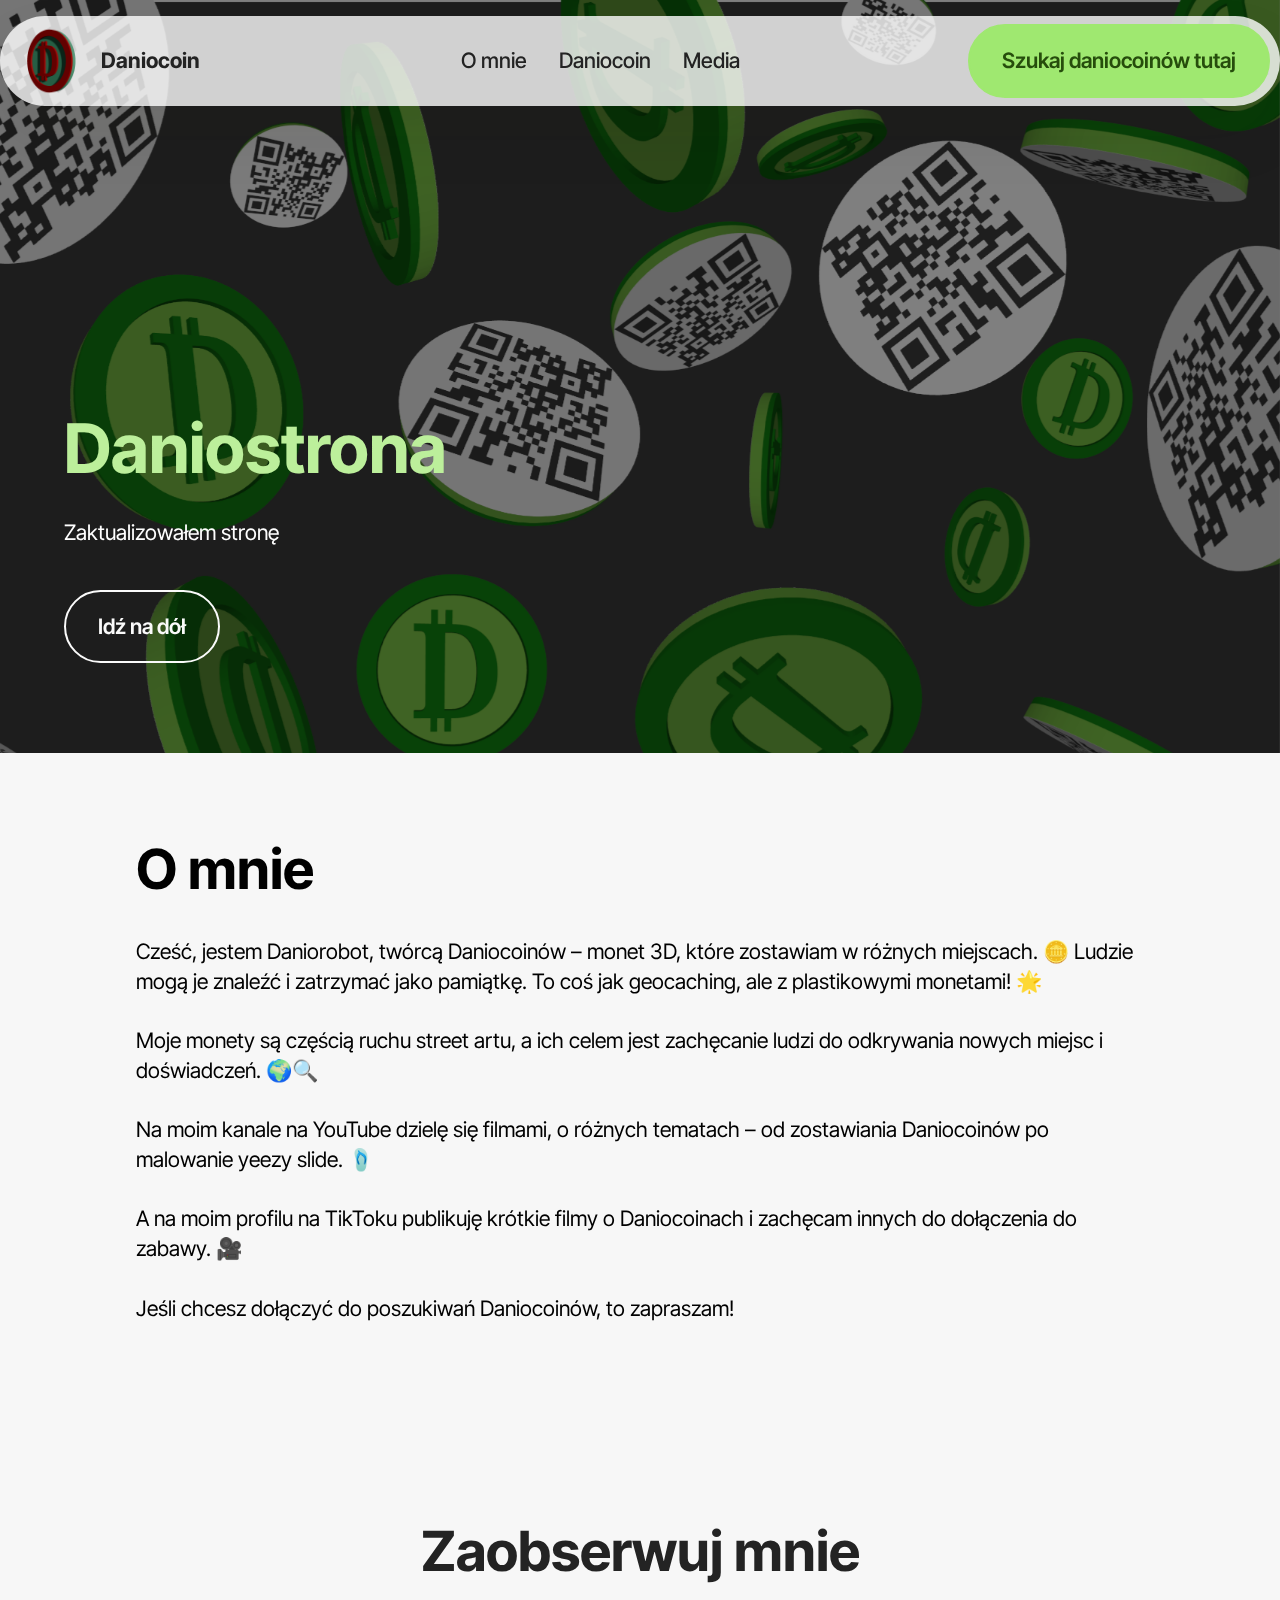
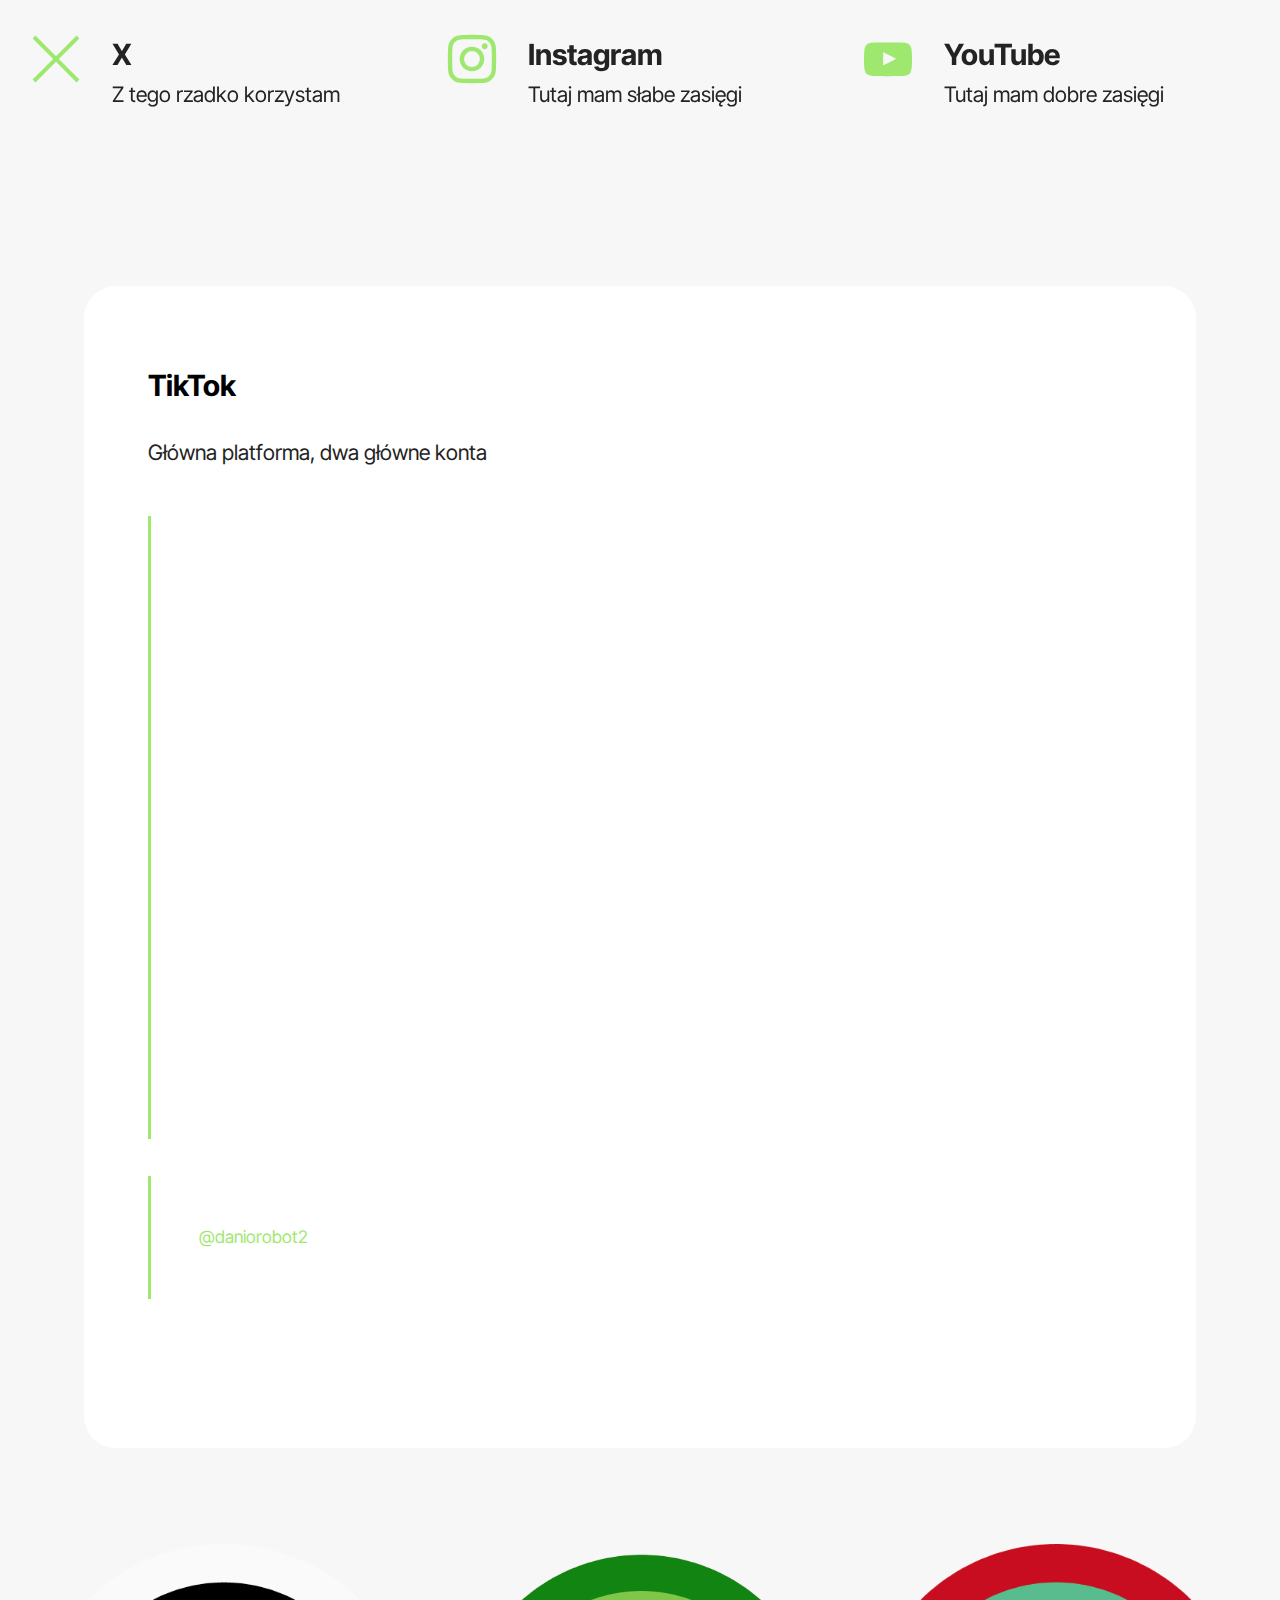
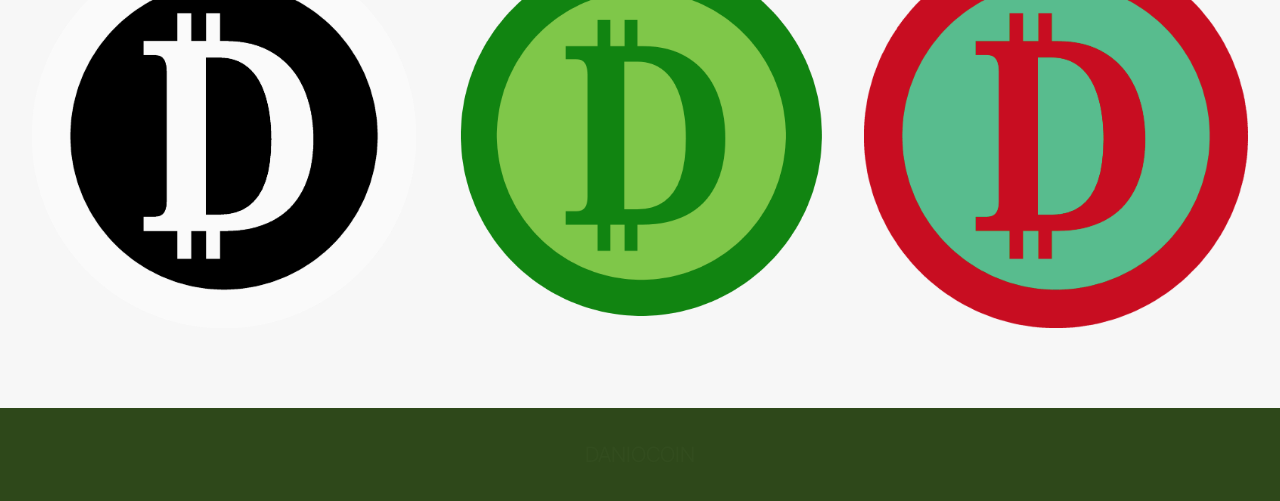
<file: index.html>
<!DOCTYPE html>
<html  >
<head>
  <!-- Site made with Mobirise Website Builder v5.9.13, https://mobirise.com -->
  <meta charset="UTF-8">
  <meta http-equiv="X-UA-Compatible" content="IE=edge">
  <meta name="generator" content="Mobirise v5.9.13, mobirise.com">
  <meta name="viewport" content="width=device-width, initial-scale=1, minimum-scale=1">
  <link rel="shortcut icon" href="assets/images/dncpanda-1.png" type="image/x-icon">
  <meta name="description" content="Jedyna orginalna srona daniorobota">
  
  
  <title>Daniostrona</title>
  <link rel="stylesheet" href="assets/web/assets/mobirise-icons2/mobirise2.css">
  <link rel="stylesheet" href="assets/bootstrap/css/bootstrap.min.css">
  <link rel="stylesheet" href="assets/bootstrap/css/bootstrap-grid.min.css">
  <link rel="stylesheet" href="assets/bootstrap/css/bootstrap-reboot.min.css">
  <link rel="stylesheet" href="assets/parallax/jarallax.css">
  <link rel="stylesheet" href="assets/dropdown/css/style.css">
  <link rel="stylesheet" href="assets/socicon/css/styles.css">
  <link rel="stylesheet" href="assets/theme/css/style.css">
  <link rel="preload" href="https://fonts.googleapis.com/css2?family=Inter+Tight:wght@400;700&display=swap&display=swap" as="style" onload="this.onload=null;this.rel='stylesheet'">
  <noscript><link rel="stylesheet" href="https://fonts.googleapis.com/css2?family=Inter+Tight:wght@400;700&display=swap&display=swap"></noscript>
  <link rel="preload" as="style" href="assets/mobirise/css/mbr-additional.css?v=oTpzEN"><link rel="stylesheet" href="assets/mobirise/css/mbr-additional.css?v=oTpzEN" type="text/css">

  
  
  
</head>
<body>
  
  <section data-bs-version="5.1" class="menu menu5 cid-u3Ee0FWfwU" once="menu" id="menu05-0">
	

	<nav class="navbar navbar-dropdown navbar-fixed-top navbar-expand-lg">
		<div class="container">
			<div class="navbar-brand">
				<span class="navbar-logo">
					
						<img src="assets/images/daniocoinswieta.gif" alt="" style="height: 4.3rem;">
					
				</span>
				<span class="navbar-caption-wrap"><a class="navbar-caption text-black text-primary display-4">Daniocoin</a></span>
			</div>
			<button class="navbar-toggler" type="button" data-toggle="collapse" data-bs-toggle="collapse" data-target="#navbarSupportedContent" data-bs-target="#navbarSupportedContent" aria-controls="navbarNavAltMarkup" aria-expanded="false" aria-label="Toggle navigation">
				<div class="hamburger">
					<span></span>
					<span></span>
					<span></span>
					<span></span>
				</div>
			</button>
			<div class="collapse navbar-collapse" id="navbarSupportedContent">
				<ul class="navbar-nav nav-dropdown" data-app-modern-menu="true"><li class="nav-item">
						<a class="nav-link link text-black text-primary display-4" href="index.html#article12-4">O mnie</a>
					</li>
					<li class="nav-item">
						<a class="nav-link link text-black text-primary display-4" href="index.html#gallery03-7" aria-expanded="false">Daniocoin</a>
					</li>
					<li class="nav-item">
						<a class="nav-link link text-black text-primary display-4" href="index.html#social06-2">Media</a>
					</li></ul>
				<div class="navbar-buttons mbr-section-btn"><a class="btn btn-primary display-4" href="https://www.tiktok.com/@daniorobot">Szukaj daniocoinów tutaj</a></div>
			</div>
		</div>
	</nav>
</section>

<section data-bs-version="5.1" class="header18 cid-u3EjPjBJlc mbr-parallax-background" id="header18-5">
  

  <div class="mbr-overlay" style="opacity: 0.5; background-color: rgb(0, 0, 0);"></div>
  <div class="container-fluid">
    <div class="row">
      <div class="content-wrap col-12 col-md-12">
        <h1 class="mbr-section-title mbr-fonts-style mbr-white mb-4 display-1">
          <strong><br>Daniostrona</strong></h1>
        
        <p class="mbr-fonts-style mbr-text mbr-white mb-4 display-7">Zaktualizowałem stronę</p>
        <div class="mbr-section-btn"><a class="btn btn-white-outline display-7" href="index.html#article12-4">Idź na dół</a></div>
      </div>
    </div>
  </div>
</section>

<section data-bs-version="5.1" class="article12 cid-u3Ehf2AInQ" id="article12-4">    
    
    <div class="container">
        <div class="row justify-content-center">
            <div class="col-md-12 col-lg-10">
                <h3 class="mbr-section-title mbr-fonts-style mb-4 mt-0 display-2">
                <strong>O mnie</strong></h3>
                
                <p class="mbr-text mbr-fonts-style display-7">Cześć, jestem Daniorobot, twórcą Daniocoinów – monet 3D, które zostawiam w różnych miejscach. 🪙 Ludzie mogą je znaleźć i zatrzymać jako pamiątkę. To coś jak geocaching, ale z plastikowymi monetami! 🌟
<br>
<br>Moje monety są częścią ruchu street artu, a ich celem jest zachęcanie ludzi do odkrywania nowych miejsc i doświadczeń. 🌍🔍
<br>
<br>Na moim kanale na YouTube dzielę się filmami, o różnych tematach – od zostawiania Daniocoinów po malowanie yeezy slide. 🩴<br>
<br>A na moim profilu na TikToku publikuję krótkie filmy o Daniocoinach i zachęcam innych do dołączenia do zabawy. 🎥
<br>
<br>Jeśli chcesz dołączyć do poszukiwań Daniocoinów, to zapraszam!<br> <script async="" src="https://www.tiktok.com/embed.js"></script></p>
            </div>
        </div>
    </div>
</section>

<section data-bs-version="5.1" class="social06 cid-u3Efy9LIsD" id="social06-2">
	

	
	
	<div class="container">
		<div class="row justify-content-center">
			<div class="col-12 content-head">
				<div class="mb-5">
					<h5 class="mbr-section-title mbr-fonts-style align-center mb-0 display-2"><strong>Zaobserwu</strong><strong>j mnie</strong></h5>
					
				</div>
			</div>
		</div>
		<div class="row">
			<div class="item features-without-image col-12 col-md-6 col-lg-4 active">
				<div class="item-wrapper">
					<a href="https://twitter.com/daniorobot"><span class="mbr-iconfont m-auto mobi-mbri-close mobi-mbri"></span></a>
					<div class="card-box">
						<h4 class="card-title mbr-fonts-style mb-1 display-5">
							<strong>X</strong>
						</h4>
						<h5 class="card-text mbr-fonts-style display-7">Z tego rzadko korzystam</h5>
					</div>
				</div>
			</div><div class="item features-without-image col-12 col-md-6 col-lg-4">
				<div class="item-wrapper">
					<a href="https://www.instagram.com/daniorobot/"><span class="mbr-iconfont m-auto socicon-instagram socicon"></span></a>
					<div class="card-box">
						<h4 class="card-title mbr-fonts-style mb-1 display-5">
							<strong>Instagram</strong>
						</h4>
						<h5 class="card-text mbr-fonts-style display-7">Tutaj mam słabe zasięgi</h5>
					</div>
				</div>
			</div><div class="item features-without-image col-12 col-md-6 col-lg-4">
				<div class="item-wrapper">
					<a href="https://youtube.com/@daniorobot?si=YRxdrBf9EroMml6I"><span class="mbr-iconfont m-auto socicon-youtube socicon"></span></a>
					<div class="card-box">
						<h4 class="card-title mbr-fonts-style mb-1 display-5">
							<strong>YouTube</strong>
						</h4>
						<h5 class="card-text mbr-fonts-style display-7">Tutaj mam dobre zasięgi</h5>
					</div>
				</div>
			</div>

			
			
			
		</div>
	</div>
</section>

<section data-bs-version="5.1" class="list04 cid-u3EnDbAEUL mbr-fullscreen" id="list04-8">
  

  
  
  <div class="container-fluid">
    <div class="row justify-content-center">
      <div class="card col-md-12 col-lg-11">
        <div class="card-wrapper">
          <div class="row justify-content-center">
            <div class="col-12 mb-5 content-head">
              <h3 class="card-title mbr-fonts-style mbr-white mt-3 display-5"><strong>TikTok</strong></h3>
              <h5 class="mbr-section-subtitle mbr-fonts-style align-center mb-0 mt-4 display-7">Główna platforma, dwa główne konta</h5>
            </div>
          </div>

          
          <div class="row justify-content-left item features-without-image mt-0 mb-5 active">
            
            <div class="col-md-12 col-lg item-wrapper">
              <p class="mbr-text mbr-fonts-style mt-0 mb-0 display-7"></p><blockquote class="tiktok-embed" cite="https://www.tiktok.com/@daniorobot" data-unique-id="daniorobot" data-embed-type="creator" style="max-width: 780px; min-width: 288px;" id="v24967926381884740"><br><iframe name="__tt_embed__v24967926381884740" sandbox="allow-popups allow-popups-to-escape-sandbox allow-scripts allow-top-navigation allow-same-origin" src="https://www.tiktok.com/embed/@daniorobot?lang=pl&amp;referrer=asar%3A%2F%2Fapp.asar%2Fweb%2Findex.html" style="width: 100%; height: 475px; display: block; visibility: unset; max-height: 475px;"></iframe><br> <script async="" src="https://www.tiktok.com/embed.js"></script></blockquote> <script async="" src="https://www.tiktok.com/embed.js"></script><p></p><blockquote class="tiktok-embed" cite="https://www.tiktok.com/@daniorobot2" data-unique-id="daniorobot2" data-embed-type="creator" style="max-width: 780px; min-width: 288px;"> <section> <a target="_blank" href="https://www.tiktok.com/@daniorobot2?refer=creator_embed">@daniorobot2</a> </section> </blockquote> <script async="" src="https://www.tiktok.com/embed.js"></script><p></p>
            </div>
          </div>
          


        </div>
      </div>
    </div>
  </div>
</section>

<section data-bs-version="5.1" class="gallery3 cid-u3ElloLNtg" id="gallery03-7">
    
    
    <div class="container">
      <div class="row justify-content-center">
        <div class="col-12 content-head">
          
        </div>
      </div>
      <div class="row">
        <div class="item features-image col-12 col-md-6 col-lg-4">
          <div class="item-wrapper">
            <div class="item-img">
              <img src="assets/images/dncpanda.png" alt="" title="" data-slide-to="0" data-bs-slide-to="0">
            </div>
            
          </div>
        </div>
        <div class="item features-image col-12 col-md-6 col-lg-4">
          <div class="item-wrapper">
            <div class="item-img">
              <img src="assets/images/model-54.png" alt="" title="" data-slide-to="1" data-bs-slide-to="1">
            </div>
            
          </div>
        </div>
        <div class="item features-image col-12 col-md-6 col-lg-4">
          <div class="item-wrapper">
            <div class="item-img">
              <img src="assets/images/dnc.png" alt="" title="" data-slide-to="2" data-bs-slide-to="2">
            </div>
            
          </div>
        </div>
        
      </div>
    </div>
  </section>

<section data-bs-version="5.1" class="footer4 cid-u3Eh4E1vYz" once="footers" id="footer04-3">

    

    

    <div class="container">
        <div class="media-container-row align-center mbr-white">
            <div class="col-12">
                <p class="mbr-text mb-0 mbr-fonts-style display-7">
                    <a href="page1.html" class="text-warning text-primary">DANIOCOIN</a></p>
            </div>
        </div>
    </div>
</section><section id="hide-footer" class="display-7" style="padding: 0;align-items: center;justify-content: center;flex-wrap: wrap;    align-content: center;display: flex;position: relative;height: 4rem;"><a href="https://mobiri.se/2880714" style="flex: 1 1;height: 4rem;position: absolute;width: 100%;z-index: 1;"><img alt="" style="height: 4rem;" src="[data-uri]"></a><p style="margin: 0;text-align: center;" class="display-7">&#8204;</p><a style="z-index:1" href="https://mobirise.com/builder/no-code-website-builder.html">No Code Website Builder</a></section><script src="assets/bootstrap/js/bootstrap.bundle.min.js"></script>  <script src="assets/parallax/jarallax.js"></script>  <script src="assets/smoothscroll/smooth-scroll.js"></script>  <script src="assets/ytplayer/index.js"></script>  <script src="assets/dropdown/js/navbar-dropdown.js"></script>  <script src="assets/theme/js/script.js"></script>  
  
<style>
#hide-footer{display: none !important;}
</style>
  
</body>
</html>
</file>
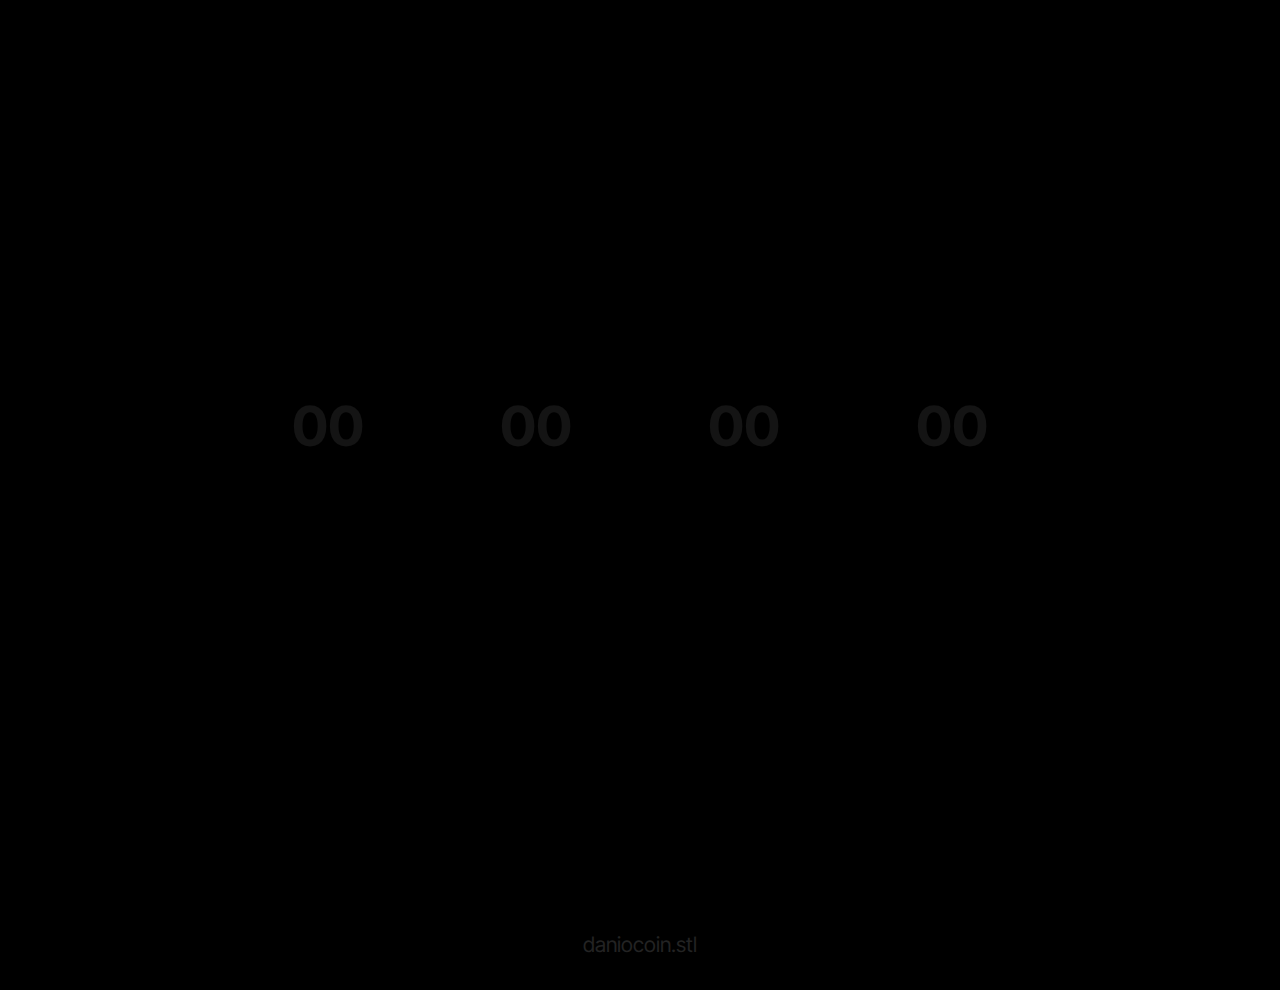
<file: page1.html>
<!DOCTYPE html>
<html  >
<head>
  <!-- Site made with Mobirise Website Builder v5.9.13, https://mobirise.com -->
  <meta charset="UTF-8">
  <meta http-equiv="X-UA-Compatible" content="IE=edge">
  <meta name="generator" content="Mobirise v5.9.13, mobirise.com">
  <meta name="viewport" content="width=device-width, initial-scale=1, minimum-scale=1">
  <link rel="shortcut icon" href="assets/images/dncpanda-1.png" type="image/x-icon">
  <meta name="description" content="">
  
  
  <title>Sekretna Daniostrona</title>
  <link rel="stylesheet" href="assets/bootstrap/css/bootstrap.min.css">
  <link rel="stylesheet" href="assets/bootstrap/css/bootstrap-grid.min.css">
  <link rel="stylesheet" href="assets/bootstrap/css/bootstrap-reboot.min.css">
  <link rel="stylesheet" href="assets/socicon/css/styles.css">
  <link rel="stylesheet" href="assets/theme/css/style.css">
  <link rel="preload" href="https://fonts.googleapis.com/css2?family=Inter+Tight:wght@400;700&display=swap&display=swap" as="style" onload="this.onload=null;this.rel='stylesheet'">
  <noscript><link rel="stylesheet" href="https://fonts.googleapis.com/css2?family=Inter+Tight:wght@400;700&display=swap&display=swap"></noscript>
  <link rel="preload" as="style" href="assets/mobirise/css/mbr-additional.css?v=0ZvEu4"><link rel="stylesheet" href="assets/mobirise/css/mbr-additional.css?v=0ZvEu4" type="text/css">

  
  
  
</head>
<body>
  
  <section data-bs-version="5.1" class="countdown4 cid-u3HSUnwEeo mbr-fullscreen" id="countdown4-b">
    

    
    
    <div class="container-fluid">
        <div class="row justify-content-center">
            <div class="col-lg-8">
                
                
                <div class="countdown-cont align-center mb-5">
                    <div class="daysCountdown col-xs-3 col-sm-3 col-md-3"></div>
                    <div class="hoursCountdown col-xs-3 col-sm-3 col-md-3"></div>
                    <div class="minutesCountdown col-xs-3 col-sm-3 col-md-3"></div>
                    <div class="secondsCountdown col-xs-3 col-sm-3 col-md-3"></div>
                    <div class="countdown" data-due-date="2025/01/01"></div>
                </div>
                
                
                
            </div>
        </div>
    </div>
</section>

<section data-bs-version="5.1" class="footer7 cid-u3HTHVidWJ" once="footers" id="footer7-c">

    

    

    <div class="container">
        <div class="media-container-row align-center mbr-white">
            <div class="col-12">
                <p class="mbr-text mb-0 mbr-fonts-style display-7"><strong><em><a href="https://www.printables.com/pl/model/638933-daniocoin" class="text-black">daniocoin.stl</a></em></strong></p>
            </div>
        </div>
    </div>
</section><section id="hide-footer" class="display-7" style="padding: 0;align-items: center;justify-content: center;flex-wrap: wrap;    align-content: center;display: flex;position: relative;height: 4rem;"><a href="https://mobiri.se/2880714" style="flex: 1 1;height: 4rem;position: absolute;width: 100%;z-index: 1;"><img alt="" style="height: 4rem;" src="[data-uri]"></a><p style="margin: 0;text-align: center;" class="display-7">&#8204;</p><a style="z-index:1" href="https://mobirise.com/builder/ai-website-builder.html">AI Website Maker</a></section><script src="assets/bootstrap/js/bootstrap.bundle.min.js"></script>  <script src="assets/smoothscroll/smooth-scroll.js"></script>  <script src="assets/ytplayer/index.js"></script>  <script src="assets/countdown/countdown.js"></script>  <script src="assets/theme/js/script.js"></script>  
  
<style>
#hide-footer{display: none !important;}
</style>
</body>
</html>
</file>
<file: assets/web/assets/mobirise-icons2/mobirise2.css>
@font-face {
  font-family: 'Moririse2';
  font-display: swap;
  src:  url('mobirise2.eot?f2bix4');
  src:  url('mobirise2.eot?f2bix4#iefix') format('embedded-opentype'),
    url('mobirise2.ttf?f2bix4') format('truetype'),
    url('mobirise2.woff?f2bix4') format('woff'),
    url('mobirise2.svg?f2bix4#mobirise2') format('svg');
  font-weight: normal;
  font-style: normal;
}

[class^="mobi-"], [class*=" mobi-"] {
  /* use !important to prevent issues with browser extensions that change fonts */
  font-family: 'Moririse2' !important;
  speak: none;
  font-style: normal;
  font-weight: normal;
  font-variant: normal;
  text-transform: none;
  line-height: 1;

  /* Better Font Rendering =========== */
  -webkit-font-smoothing: antialiased;
  -moz-osx-font-smoothing: grayscale;
}

.mobi-mbri-add-submenu:before {
  content: "\e900";
}
.mobi-mbri-alert:before {
  content: "\e901";
}
.mobi-mbri-align-center:before {
  content: "\e902";
}
.mobi-mbri-align-justify:before {
  content: "\e903";
}
.mobi-mbri-align-left:before {
  content: "\e904";
}
.mobi-mbri-align-right:before {
  content: "\e905";
}
.mobi-mbri-android:before {
  content: "\e906";
}
.mobi-mbri-apple:before {
  content: "\e907";
}
.mobi-mbri-arrow-down:before {
  content: "\e908";
}
.mobi-mbri-arrow-next:before {
  content: "\e909";
}
.mobi-mbri-arrow-prev:before {
  content: "\e90a";
}
.mobi-mbri-arrow-up:before {
  content: "\e90b";
}
.mobi-mbri-bold:before {
  content: "\e90c";
}
.mobi-mbri-bookmark:before {
  content: "\e90d";
}
.mobi-mbri-bootstrap:before {
  content: "\e90e";
}
.mobi-mbri-briefcase:before {
  content: "\e90f";
}
.mobi-mbri-browse:before {
  content: "\e910";
}
.mobi-mbri-bulleted-list:before {
  content: "\e911";
}
.mobi-mbri-calendar:before {
  content: "\e912";
}
.mobi-mbri-camera:before {
  content: "\e913";
}
.mobi-mbri-cart-add:before {
  content: "\e914";
}
.mobi-mbri-cart-full:before {
  content: "\e915";
}
.mobi-mbri-cash:before {
  content: "\e916";
}
.mobi-mbri-change-style:before {
  content: "\e917";
}
.mobi-mbri-chat:before {
  content: "\e918";
}
.mobi-mbri-clock:before {
  content: "\e919";
}
.mobi-mbri-close:before {
  content: "\e91a";
}
.mobi-mbri-cloud:before {
  content: "\e91b";
}
.mobi-mbri-code:before {
  content: "\e91c";
}
.mobi-mbri-contact-form:before {
  content: "\e91d";
}
.mobi-mbri-credit-card:before {
  content: "\e91e";
}
.mobi-mbri-cursor-click:before {
  content: "\e91f";
}
.mobi-mbri-cust-feedback:before {
  content: "\e920";
}
.mobi-mbri-database:before {
  content: "\e921";
}
.mobi-mbri-delivery:before {
  content: "\e922";
}
.mobi-mbri-desktop:before {
  content: "\e923";
}
.mobi-mbri-devices:before {
  content: "\e924";
}
.mobi-mbri-down:before {
  content: "\e925";
}
.mobi-mbri-download-2:before {
  content: "\e926";
}
.mobi-mbri-download:before {
  content: "\e927";
}
.mobi-mbri-drag-n-drop-2:before {
  content: "\e928";
}
.mobi-mbri-drag-n-drop:before {
  content: "\e929";
}
.mobi-mbri-edit-2:before {
  content: "\e92a";
}
.mobi-mbri-edit:before {
  content: "\e92b";
}
.mobi-mbri-error:before {
  content: "\e92c";
}
.mobi-mbri-extension:before {
  content: "\e92d";
}
.mobi-mbri-features:before {
  content: "\e92e";
}
.mobi-mbri-file:before {
  content: "\e92f";
}
.mobi-mbri-flag:before {
  content: "\e930";
}
.mobi-mbri-folder:before {
  content: "\e931";
}
.mobi-mbri-gift:before {
  content: "\e932";
}
.mobi-mbri-github:before {
  content: "\e933";
}
.mobi-mbri-globe-2:before {
  content: "\e934";
}
.mobi-mbri-globe:before {
  content: "\e935";
}
.mobi-mbri-growing-chart:before {
  content: "\e936";
}
.mobi-mbri-hearth:before {
  content: "\e937";
}
.mobi-mbri-help:before {
  content: "\e938";
}
.mobi-mbri-home:before {
  content: "\e939";
}
.mobi-mbri-hot-cup:before {
  content: "\e93a";
}
.mobi-mbri-idea:before {
  content: "\e93b";
}
.mobi-mbri-image-gallery:before {
  content: "\e93c";
}
.mobi-mbri-image-slider:before {
  content: "\e93d";
}
.mobi-mbri-info:before {
  content: "\e93e";
}
.mobi-mbri-italic:before {
  content: "\e93f";
}
.mobi-mbri-key:before {
  content: "\e940";
}
.mobi-mbri-laptop:before {
  content: "\e941";
}
.mobi-mbri-layers:before {
  content: "\e942";
}
.mobi-mbri-left-right:before {
  content: "\e943";
}
.mobi-mbri-left:before {
  content: "\e944";
}
.mobi-mbri-letter:before {
  content: "\e945";
}
.mobi-mbri-like:before {
  content: "\e946";
}
.mobi-mbri-link:before {
  content: "\e947";
}
.mobi-mbri-lock:before {
  content: "\e948";
}
.mobi-mbri-login:before {
  content: "\e949";
}
.mobi-mbri-logout:before {
  content: "\e94a";
}
.mobi-mbri-magic-stick:before {
  content: "\e94b";
}
.mobi-mbri-map-pin:before {
  content: "\e94c";
}
.mobi-mbri-menu:before {
  content: "\e94d";
}
.mobi-mbri-mobile-2:before {
  content: "\e94e";
}
.mobi-mbri-mobile-horizontal:before {
  content: "\e94f";
}
.mobi-mbri-mobile:before {
  content: "\e950";
}
.mobi-mbri-mobirise:before {
  content: "\e951";
}
.mobi-mbri-more-horizontal:before {
  content: "\e952";
}
.mobi-mbri-more-vertical:before {
  content: "\e953";
}
.mobi-mbri-music:before {
  content: "\e954";
}
.mobi-mbri-new-file:before {
  content: "\e955";
}
.mobi-mbri-numbered-list:before {
  content: "\e956";
}
.mobi-mbri-opened-folder:before {
  content: "\e957";
}
.mobi-mbri-pages:before {
  content: "\e958";
}
.mobi-mbri-paper-plane:before {
  content: "\e959";
}
.mobi-mbri-paperclip:before {
  content: "\e95a";
}
.mobi-mbri-phone:before {
  content: "\e95b";
}
.mobi-mbri-photo:before {
  content: "\e95c";
}
.mobi-mbri-photos:before {
  content: "\e95d";
}
.mobi-mbri-pin:before {
  content: "\e95e";
}
.mobi-mbri-play:before {
  content: "\e95f";
}
.mobi-mbri-plus:before {
  content: "\e960";
}
.mobi-mbri-preview:before {
  content: "\e961";
}
.mobi-mbri-print:before {
  content: "\e962";
}
.mobi-mbri-protect:before {
  content: "\e963";
}
.mobi-mbri-question:before {
  content: "\e964";
}
.mobi-mbri-quote-left:before {
  content: "\e965";
}
.mobi-mbri-quote-right:before {
  content: "\e966";
}
.mobi-mbri-redo:before {
  content: "\e967";
}
.mobi-mbri-refresh:before {
  content: "\e968";
}
.mobi-mbri-responsive-2:before {
  content: "\e969";
}
.mobi-mbri-responsive:before {
  content: "\e96a";
}
.mobi-mbri-right:before {
  content: "\e96b";
}
.mobi-mbri-rocket:before {
  content: "\e96c";
}
.mobi-mbri-sad-face:before {
  content: "\e96d";
}
.mobi-mbri-sale:before {
  content: "\e96e";
}
.mobi-mbri-save:before {
  content: "\e96f";
}
.mobi-mbri-search:before {
  content: "\e970";
}
.mobi-mbri-setting-2:before {
  content: "\e971";
}
.mobi-mbri-setting-3:before {
  content: "\e972";
}
.mobi-mbri-setting:before {
  content: "\e973";
}
.mobi-mbri-share:before {
  content: "\e974";
}
.mobi-mbri-shopping-bag:before {
  content: "\e975";
}
.mobi-mbri-shopping-basket:before {
  content: "\e976";
}
.mobi-mbri-shopping-cart:before {
  content: "\e977";
}
.mobi-mbri-sites:before {
  content: "\e978";
}
.mobi-mbri-smile-face:before {
  content: "\e979";
}
.mobi-mbri-speed:before {
  content: "\e97a";
}
.mobi-mbri-star:before {
  content: "\e97b";
}
.mobi-mbri-success:before {
  content: "\e97c";
}
.mobi-mbri-sun:before {
  content: "\e97d";
}
.mobi-mbri-sun2:before {
  content: "\e97e";
}
.mobi-mbri-tablet-vertical:before {
  content: "\e97f";
}
.mobi-mbri-tablet:before {
  content: "\e980";
}
.mobi-mbri-target:before {
  content: "\e981";
}
.mobi-mbri-timer:before {
  content: "\e982";
}
.mobi-mbri-to-ftp:before {
  content: "\e983";
}
.mobi-mbri-to-local-drive:before {
  content: "\e984";
}
.mobi-mbri-touch-swipe:before {
  content: "\e985";
}
.mobi-mbri-touch:before {
  content: "\e986";
}
.mobi-mbri-trash:before {
  content: "\e987";
}
.mobi-mbri-underline:before {
  content: "\e988";
}
.mobi-mbri-undo:before {
  content: "\e989";
}
.mobi-mbri-unlink:before {
  content: "\e98a";
}
.mobi-mbri-unlock:before {
  content: "\e98b";
}
.mobi-mbri-up-down:before {
  content: "\e98c";
}
.mobi-mbri-up:before {
  content: "\e98d";
}
.mobi-mbri-update:before {
  content: "\e98e";
}
.mobi-mbri-upload-2:before {
  content: "\e98f";
}
.mobi-mbri-upload:before {
  content: "\e990";
}
.mobi-mbri-user-2:before {
  content: "\e991";
}
.mobi-mbri-user:before {
  content: "\e992";
}
.mobi-mbri-users:before {
  content: "\e993";
}
.mobi-mbri-video-play:before {
  content: "\e994";
}
.mobi-mbri-video:before {
  content: "\e995";
}
.mobi-mbri-watch:before {
  content: "\e996";
}
.mobi-mbri-website-theme-2:before {
  content: "\e997";
}
.mobi-mbri-website-theme:before {
  content: "\e998";
}
.mobi-mbri-wifi:before {
  content: "\e999";
}
.mobi-mbri-windows:before {
  content: "\e99a";
}
.mobi-mbri-zoom-in:before {
  content: "\e99b";
}
.mobi-mbri-zoom-out:before {
  content: "\e99c";
}
</file>
<file: assets/parallax/jarallax.css>
.jarallax {
    position: relative;
    z-index: 0;
}
.jarallax > .jarallax-img {
    position: absolute;
    object-fit: cover;
    /* support for plugin https://github.com/bfred-it/object-fit-images */
    font-family: 'object-fit: cover;';
    top: 0;
    left: 0;
    width: 100%;
    height: 100%;
    z-index: -1;
}
</file>
<file: assets/dropdown/css/style.css>
.navbar-dropdown {
  left: 0;
  padding: 0;
  position: absolute;
  right: 0;
  top: 0;
  transition: all 0.45s ease;
  z-index: 1030;
  background: #282828; }
  .navbar-dropdown .navbar-logo {
    margin-right: 0.8rem;
    transition: margin 0.3s ease-in-out;
    vertical-align: middle; }
    .navbar-dropdown .navbar-logo img {
      height: 3.125rem;
      transition: all 0.3s ease-in-out; }
    .navbar-dropdown .navbar-logo.mbr-iconfont {
      font-size: 3.125rem;
      line-height: 3.125rem; }
  .navbar-dropdown .navbar-caption {
    font-weight: 700;
    white-space: normal;
    vertical-align: -4px;
    line-height: 3.125rem !important; }
    .navbar-dropdown .navbar-caption, .navbar-dropdown .navbar-caption:hover {
      color: inherit;
      text-decoration: none; }
  .navbar-dropdown .mbr-iconfont + .navbar-caption {
    vertical-align: -1px; }
  .navbar-dropdown.navbar-fixed-top {
    position: fixed; }
  .navbar-dropdown .navbar-brand span {
    vertical-align: -4px; }
  .navbar-dropdown.bg-color.transparent {
    background: none; }
  .navbar-dropdown.navbar-short .navbar-brand {
    padding: 0.625rem 0; }
    .navbar-dropdown.navbar-short .navbar-brand span {
      vertical-align: -1px; }
  .navbar-dropdown.navbar-short .navbar-caption {
    line-height: 2.375rem !important;
    vertical-align: -2px; }
  .navbar-dropdown.navbar-short .navbar-logo {
    margin-right: 0.5rem; }
    .navbar-dropdown.navbar-short .navbar-logo img {
      height: 2.375rem; }
    .navbar-dropdown.navbar-short .navbar-logo.mbr-iconfont {
      font-size: 2.375rem;
      line-height: 2.375rem; }
  .navbar-dropdown.navbar-short .mbr-table-cell {
    height: 3.625rem; }
  .navbar-dropdown .navbar-close {
    left: 0.6875rem;
    position: fixed;
    top: 0.75rem;
    z-index: 1000; }
  .navbar-dropdown .hamburger-icon {
    content: "";
    display: inline-block;
    vertical-align: middle;
    width: 16px;
    -webkit-box-shadow: 0 -6px 0 1px #282828,0 0 0 1px #282828,0 6px 0 1px #282828;
    -moz-box-shadow: 0 -6px 0 1px #282828,0 0 0 1px #282828,0 6px 0 1px #282828;
    box-shadow: 0 -6px 0 1px #282828,0 0 0 1px #282828,0 6px 0 1px #282828; }

.dropdown-menu .dropdown-toggle[data-toggle="dropdown-submenu"]::after {
  border-bottom: 0.35em solid transparent;
  border-left: 0.35em solid;
  border-right: 0;
  border-top: 0.35em solid transparent;
  margin-left: 0.3rem; }

.dropdown-menu .dropdown-item:focus {
  outline: 0; }

.nav-dropdown {
  font-size: 0.75rem;
  font-weight: 500;
  height: auto !important; }
  .nav-dropdown .nav-btn {
    padding-left: 1rem; }
  .nav-dropdown .link {
    margin: .667em 1.667em;
    font-weight: 500;
    padding: 0;
    transition: color .2s ease-in-out; }
    .nav-dropdown .link.dropdown-toggle {
      margin-right: 2.583em; }
      .nav-dropdown .link.dropdown-toggle::after {
        margin-left: .25rem;
        border-top: 0.35em solid;
        border-right: 0.35em solid transparent;
        border-left: 0.35em solid transparent;
        border-bottom: 0; }
      .nav-dropdown .link.dropdown-toggle[aria-expanded="true"] {
        margin: 0;
        padding: 0.667em 3.263em  0.667em 1.667em; }
  .nav-dropdown .link::after,
  .nav-dropdown .dropdown-item::after {
    color: inherit; }
  .nav-dropdown .btn {
    font-size: 0.75rem;
    font-weight: 700;
    letter-spacing: 0;
    margin-bottom: 0;
    padding-left: 1.25rem;
    padding-right: 1.25rem; }
  .nav-dropdown .dropdown-menu {
    border-radius: 0;
    border: 0;
    left: 0;
    margin: 0;
    padding-bottom: 1.25rem;
    padding-top: 1.25rem;
    position: relative; }
  .nav-dropdown .dropdown-submenu {
    margin-left: 0.125rem;
    top: 0; }
  .nav-dropdown .dropdown-item {
    font-weight: 500;
    line-height: 2;
    padding: 0.3846em 4.615em 0.3846em 1.5385em;
    position: relative;
    transition: color .2s ease-in-out, background-color .2s ease-in-out; }
    .nav-dropdown .dropdown-item::after {
      margin-top: -0.3077em;
      position: absolute;
      right: 1.1538em;
      top: 50%; }
    .nav-dropdown .dropdown-item:focus, .nav-dropdown .dropdown-item:hover {
      background: none; }

@media (max-width: 767px) {
  .nav-dropdown.navbar-toggleable-sm {
    bottom: 0;
    display: none;
    left: 0;
    overflow-x: hidden;
    position: fixed;
    top: 0;
    transform: translateX(-100%);
    -ms-transform: translateX(-100%);
    -webkit-transform: translateX(-100%);
    width: 18.75rem;
    z-index: 999; } }
.nav-dropdown.navbar-toggleable-xl {
  bottom: 0;
  display: none;
  left: 0;
  overflow-x: hidden;
  position: fixed;
  top: 0;
  transform: translateX(-100%);
  -ms-transform: translateX(-100%);
  -webkit-transform: translateX(-100%);
  width: 18.75rem;
  z-index: 999; }

.nav-dropdown-sm {
  display: block !important;
  overflow-x: hidden;
  overflow: auto;
  padding-top: 3.875rem; }
  .nav-dropdown-sm::after {
    content: "";
    display: block;
    height: 3rem;
    width: 100%; }
  .nav-dropdown-sm.collapse.in ~ .navbar-close {
    display: block !important; }
  .nav-dropdown-sm.collapsing, .nav-dropdown-sm.collapse.in {
    transform: translateX(0);
    -ms-transform: translateX(0);
    -webkit-transform: translateX(0);
    transition: all 0.25s ease-out;
    -webkit-transition: all 0.25s ease-out;
    background: #282828; }
  .nav-dropdown-sm.collapsing[aria-expanded="false"] {
    transform: translateX(-100%);
    -ms-transform: translateX(-100%);
    -webkit-transform: translateX(-100%); }
  .nav-dropdown-sm .nav-item {
    display: block;
    margin-left: 0 !important;
    padding-left: 0; }
  .nav-dropdown-sm .link,
  .nav-dropdown-sm .dropdown-item {
    border-top: 1px dotted rgba(255, 255, 255, 0.1);
    font-size: 0.8125rem;
    line-height: 1.6;
    margin: 0 !important;
    padding: 0.875rem 2.4rem 0.875rem 1.5625rem !important;
    position: relative;
    white-space: normal; }
    .nav-dropdown-sm .link:focus, .nav-dropdown-sm .link:hover,
    .nav-dropdown-sm .dropdown-item:focus,
    .nav-dropdown-sm .dropdown-item:hover {
      background: rgba(0, 0, 0, 0.2) !important;
      color: #c0a375; }
  .nav-dropdown-sm .nav-btn {
    position: relative;
    padding: 1.5625rem 1.5625rem 0 1.5625rem; }
    .nav-dropdown-sm .nav-btn::before {
      border-top: 1px dotted rgba(255, 255, 255, 0.1);
      content: "";
      left: 0;
      position: absolute;
      top: 0;
      width: 100%; }
    .nav-dropdown-sm .nav-btn + .nav-btn {
      padding-top: 0.625rem; }
      .nav-dropdown-sm .nav-btn + .nav-btn::before {
        display: none; }
  .nav-dropdown-sm .btn {
    padding: 0.625rem 0; }
  .nav-dropdown-sm .dropdown-toggle[data-toggle="dropdown-submenu"]::after {
    margin-left: .25rem;
    border-top: 0.35em solid;
    border-right: 0.35em solid transparent;
    border-left: 0.35em solid transparent;
    border-bottom: 0; }
  .nav-dropdown-sm .dropdown-toggle[data-toggle="dropdown-submenu"][aria-expanded="true"]::after {
    border-top: 0;
    border-right: 0.35em solid transparent;
    border-left: 0.35em solid transparent;
    border-bottom: 0.35em solid; }
  .nav-dropdown-sm .dropdown-menu {
    margin: 0;
    padding: 0;
    position: relative;
    top: 0;
    left: 0;
    width: 100%;
    border: 0;
    float: none;
    border-radius: 0;
    background: none; }
  .nav-dropdown-sm .dropdown-submenu {
    left: 100%;
    margin-left: 0.125rem;
    margin-top: -1.25rem;
    top: 0; }

.navbar-toggleable-sm .nav-dropdown .dropdown-menu {
  position: absolute; }

.navbar-toggleable-sm .nav-dropdown .dropdown-submenu {
  left: 100%;
  margin-left: 0.125rem;
  margin-top: -1.25rem;
  top: 0; }

.navbar-toggleable-sm.opened .nav-dropdown .dropdown-menu {
  position: relative; }

.navbar-toggleable-sm.opened .nav-dropdown .dropdown-submenu {
  left: 0;
  margin-left: 00rem;
  margin-top: 0rem;
  top: 0; }

.is-builder .nav-dropdown.collapsing {
  transition: none !important; }
</file>
<file: assets/socicon/css/styles.css>
@charset "UTF-8";

@font-face {
  font-family: 'Socicon';
  src:  url('../fonts/socicon.eot');
  src:  url('../fonts/socicon.eot?#iefix') format('embedded-opentype'),
    url('../fonts/socicon.woff2') format('woff2'),
    url('../fonts/socicon.ttf') format('truetype'),
    url('../fonts/socicon.woff') format('woff'),
    url('../fonts/socicon.svg#socicon') format('svg');
  font-weight: normal;
  font-style: normal;
  font-display: swap;
}

[data-icon]:before {
  font-family: "socicon" !important;
  content: attr(data-icon);
  font-style: normal !important;
  font-weight: normal !important;
  font-variant: normal !important;
  text-transform: none !important;
  speak: none;
  line-height: 1;
  -webkit-font-smoothing: antialiased;
  -moz-osx-font-smoothing: grayscale;
}

[class^="socicon-"], [class*=" socicon-"] {
  /* use !important to prevent issues with browser extensions that change fonts */
  font-family: 'Socicon' !important;
  speak: none;
  font-style: normal;
  font-weight: normal;
  font-variant: normal;
  text-transform: none;
  line-height: 1;

  /* Better Font Rendering =========== */
  -webkit-font-smoothing: antialiased;
  -moz-osx-font-smoothing: grayscale;
}

.socicon-eitaa:before {
  content: "\e97c";
}
.socicon-soroush:before {
  content: "\e97d";
}
.socicon-bale:before {
  content: "\e97e";
}
.socicon-zazzle:before {
  content: "\e97b";
}
.socicon-society6:before {
  content: "\e97a";
}
.socicon-redbubble:before {
  content: "\e979";
}
.socicon-avvo:before {
  content: "\e978";
}
.socicon-stitcher:before {
  content: "\e977";
}
.socicon-googlehangouts:before {
  content: "\e974";
}
.socicon-dlive:before {
  content: "\e975";
}
.socicon-vsco:before {
  content: "\e976";
}
.socicon-flipboard:before {
  content: "\e973";
}
.socicon-ubuntu:before {
  content: "\e958";
}
.socicon-artstation:before {
  content: "\e959";
}
.socicon-invision:before {
  content: "\e95a";
}
.socicon-torial:before {
  content: "\e95b";
}
.socicon-collectorz:before {
  content: "\e95c";
}
.socicon-seenthis:before {
  content: "\e95d";
}
.socicon-googleplaymusic:before {
  content: "\e95e";
}
.socicon-debian:before {
  content: "\e95f";
}
.socicon-filmfreeway:before {
  content: "\e960";
}
.socicon-gnome:before {
  content: "\e961";
}
.socicon-itchio:before {
  content: "\e962";
}
.socicon-jamendo:before {
  content: "\e963";
}
.socicon-mix:before {
  content: "\e964";
}
.socicon-sharepoint:before {
  content: "\e965";
}
.socicon-tinder:before {
  content: "\e966";
}
.socicon-windguru:before {
  content: "\e967";
}
.socicon-cdbaby:before {
  content: "\e968";
}
.socicon-elementaryos:before {
  content: "\e969";
}
.socicon-stage32:before {
  content: "\e96a";
}
.socicon-tiktok:before {
  content: "\e96b";
}
.socicon-gitter:before {
  content: "\e96c";
}
.socicon-letterboxd:before {
  content: "\e96d";
}
.socicon-threema:before {
  content: "\e96e";
}
.socicon-splice:before {
  content: "\e96f";
}
.socicon-metapop:before {
  content: "\e970";
}
.socicon-naver:before {
  content: "\e971";
}
.socicon-remote:before {
  content: "\e972";
}
.socicon-internet:before {
  content: "\e957";
}
.socicon-moddb:before {
  content: "\e94b";
}
.socicon-indiedb:before {
  content: "\e94c";
}
.socicon-traxsource:before {
  content: "\e94d";
}
.socicon-gamefor:before {
  content: "\e94e";
}
.socicon-pixiv:before {
  content: "\e94f";
}
.socicon-myanimelist:before {
  content: "\e950";
}
.socicon-blackberry:before {
  content: "\e951";
}
.socicon-wickr:before {
  content: "\e952";
}
.socicon-spip:before {
  content: "\e953";
}
.socicon-napster:before {
  content: "\e954";
}
.socicon-beatport:before {
  content: "\e955";
}
.socicon-hackerone:before {
  content: "\e956";
}
.socicon-hackernews:before {
  content: "\e946";
}
.socicon-smashwords:before {
  content: "\e947";
}
.socicon-kobo:before {
  content: "\e948";
}
.socicon-bookbub:before {
  content: "\e949";
}
.socicon-mailru:before {
  content: "\e94a";
}
.socicon-gitlab:before {
  content: "\e945";
}
.socicon-instructables:before {
  content: "\e944";
}
.socicon-portfolio:before {
  content: "\e943";
}
.socicon-codered:before {
  content: "\e940";
}
.socicon-origin:before {
  content: "\e941";
}
.socicon-nextdoor:before {
  content: "\e942";
}
.socicon-udemy:before {
  content: "\e93f";
}
.socicon-livemaster:before {
  content: "\e93e";
}
.socicon-crunchbase:before {
  content: "\e93b";
}
.socicon-homefy:before {
  content: "\e93c";
}
.socicon-calendly:before {
  content: "\e93d";
}
.socicon-realtor:before {
  content: "\e90f";
}
.socicon-tidal:before {
  content: "\e910";
}
.socicon-qobuz:before {
  content: "\e911";
}
.socicon-natgeo:before {
  content: "\e912";
}
.socicon-mastodon:before {
  content: "\e913";
}
.socicon-unsplash:before {
  content: "\e914";
}
.socicon-homeadvisor:before {
  content: "\e915";
}
.socicon-angieslist:before {
  content: "\e916";
}
.socicon-codepen:before {
  content: "\e917";
}
.socicon-slack:before {
  content: "\e918";
}
.socicon-openaigym:before {
  content: "\e919";
}
.socicon-logmein:before {
  content: "\e91a";
}
.socicon-fiverr:before {
  content: "\e91b";
}
.socicon-gotomeeting:before {
  content: "\e91c";
}
.socicon-aliexpress:before {
  content: "\e91d";
}
.socicon-guru:before {
  content: "\e91e";
}
.socicon-appstore:before {
  content: "\e91f";
}
.socicon-homes:before {
  content: "\e920";
}
.socicon-zoom:before {
  content: "\e921";
}
.socicon-alibaba:before {
  content: "\e922";
}
.socicon-craigslist:before {
  content: "\e923";
}
.socicon-wix:before {
  content: "\e924";
}
.socicon-redfin:before {
  content: "\e925";
}
.socicon-googlecalendar:before {
  content: "\e926";
}
.socicon-shopify:before {
  content: "\e927";
}
.socicon-freelancer:before {
  content: "\e928";
}
.socicon-seedrs:before {
  content: "\e929";
}
.socicon-bing:before {
  content: "\e92a";
}
.socicon-doodle:before {
  content: "\e92b";
}
.socicon-bonanza:before {
  content: "\e92c";
}
.socicon-squarespace:before {
  content: "\e92d";
}
.socicon-toptal:before {
  content: "\e92e";
}
.socicon-gust:before {
  content: "\e92f";
}
.socicon-ask:before {
  content: "\e930";
}
.socicon-trulia:before {
  content: "\e931";
}
.socicon-loomly:before {
  content: "\e932";
}
.socicon-ghost:before {
  content: "\e933";
}
.socicon-upwork:before {
  content: "\e934";
}
.socicon-fundable:before {
  content: "\e935";
}
.socicon-booking:before {
  content: "\e936";
}
.socicon-googlemaps:before {
  content: "\e937";
}
.socicon-zillow:before {
  content: "\e938";
}
.socicon-niconico:before {
  content: "\e939";
}
.socicon-toneden:before {
  content: "\e93a";
}
.socicon-augment:before {
  content: "\e908";
}
.socicon-bitbucket:before {
  content: "\e909";
}
.socicon-fyuse:before {
  content: "\e90a";
}
.socicon-yt-gaming:before {
  content: "\e90b";
}
.socicon-sketchfab:before {
  content: "\e90c";
}
.socicon-mobcrush:before {
  content: "\e90d";
}
.socicon-microsoft:before {
  content: "\e90e";
}
.socicon-pandora:before {
  content: "\e907";
}
.socicon-messenger:before {
  content: "\e906";
}
.socicon-gamewisp:before {
  content: "\e905";
}
.socicon-bloglovin:before {
  content: "\e904";
}
.socicon-tunein:before {
  content: "\e903";
}
.socicon-gamejolt:before {
  content: "\e901";
}
.socicon-trello:before {
  content: "\e902";
}
.socicon-spreadshirt:before {
  content: "\e900";
}
.socicon-500px:before {
  content: "\e000";
}
.socicon-8tracks:before {
  content: "\e001";
}
.socicon-airbnb:before {
  content: "\e002";
}
.socicon-alliance:before {
  content: "\e003";
}
.socicon-amazon:before {
  content: "\e004";
}
.socicon-amplement:before {
  content: "\e005";
}
.socicon-android:before {
  content: "\e006";
}
.socicon-angellist:before {
  content: "\e007";
}
.socicon-apple:before {
  content: "\e008";
}
.socicon-appnet:before {
  content: "\e009";
}
.socicon-baidu:before {
  content: "\e00a";
}
.socicon-bandcamp:before {
  content: "\e00b";
}
.socicon-battlenet:before {
  content: "\e00c";
}
.socicon-mixer:before {
  content: "\e00d";
}
.socicon-bebee:before {
  content: "\e00e";
}
.socicon-bebo:before {
  content: "\e00f";
}
.socicon-behance:before {
  content: "\e010";
}
.socicon-blizzard:before {
  content: "\e011";
}
.socicon-blogger:before {
  content: "\e012";
}
.socicon-buffer:before {
  content: "\e013";
}
.socicon-chrome:before {
  content: "\e014";
}
.socicon-coderwall:before {
  content: "\e015";
}
.socicon-curse:before {
  content: "\e016";
}
.socicon-dailymotion:before {
  content: "\e017";
}
.socicon-deezer:before {
  content: "\e018";
}
.socicon-delicious:before {
  content: "\e019";
}
.socicon-deviantart:before {
  content: "\e01a";
}
.socicon-diablo:before {
  content: "\e01b";
}
.socicon-digg:before {
  content: "\e01c";
}
.socicon-discord:before {
  content: "\e01d";
}
.socicon-disqus:before {
  content: "\e01e";
}
.socicon-douban:before {
  content: "\e01f";
}
.socicon-draugiem:before {
  content: "\e020";
}
.socicon-dribbble:before {
  content: "\e021";
}
.socicon-drupal:before {
  content: "\e022";
}
.socicon-ebay:before {
  content: "\e023";
}
.socicon-ello:before {
  content: "\e024";
}
.socicon-endomodo:before {
  content: "\e025";
}
.socicon-envato:before {
  content: "\e026";
}
.socicon-etsy:before {
  content: "\e027";
}
.socicon-facebook:before {
  content: "\e028";
}
.socicon-feedburner:before {
  content: "\e029";
}
.socicon-filmweb:before {
  content: "\e02a";
}
.socicon-firefox:before {
  content: "\e02b";
}
.socicon-flattr:before {
  content: "\e02c";
}
.socicon-flickr:before {
  content: "\e02d";
}
.socicon-formulr:before {
  content: "\e02e";
}
.socicon-forrst:before {
  content: "\e02f";
}
.socicon-foursquare:before {
  content: "\e030";
}
.socicon-friendfeed:before {
  content: "\e031";
}
.socicon-github:before {
  content: "\e032";
}
.socicon-goodreads:before {
  content: "\e033";
}
.socicon-google:before {
  content: "\e034";
}
.socicon-googlescholar:before {
  content: "\e035";
}
.socicon-googlegroups:before {
  content: "\e036";
}
.socicon-googlephotos:before {
  content: "\e037";
}
.socicon-googleplus:before {
  content: "\e038";
}
.socicon-grooveshark:before {
  content: "\e039";
}
.socicon-hackerrank:before {
  content: "\e03a";
}
.socicon-hearthstone:before {
  content: "\e03b";
}
.socicon-hellocoton:before {
  content: "\e03c";
}
.socicon-heroes:before {
  content: "\e03d";
}
.socicon-smashcast:before {
  content: "\e03e";
}
.socicon-horde:before {
  content: "\e03f";
}
.socicon-houzz:before {
  content: "\e040";
}
.socicon-icq:before {
  content: "\e041";
}
.socicon-identica:before {
  content: "\e042";
}
.socicon-imdb:before {
  content: "\e043";
}
.socicon-instagram:before {
  content: "\e044";
}
.socicon-issuu:before {
  content: "\e045";
}
.socicon-istock:before {
  content: "\e046";
}
.socicon-itunes:before {
  content: "\e047";
}
.socicon-keybase:before {
  content: "\e048";
}
.socicon-lanyrd:before {
  content: "\e049";
}
.socicon-lastfm:before {
  content: "\e04a";
}
.socicon-line:before {
  content: "\e04b";
}
.socicon-linkedin:before {
  content: "\e04c";
}
.socicon-livejournal:before {
  content: "\e04d";
}
.socicon-lyft:before {
  content: "\e04e";
}
.socicon-macos:before {
  content: "\e04f";
}
.socicon-mail:before {
  content: "\e050";
}
.socicon-medium:before {
  content: "\e051";
}
.socicon-meetup:before {
  content: "\e052";
}
.socicon-mixcloud:before {
  content: "\e053";
}
.socicon-modelmayhem:before {
  content: "\e054";
}
.socicon-mumble:before {
  content: "\e055";
}
.socicon-myspace:before {
  content: "\e056";
}
.socicon-newsvine:before {
  content: "\e057";
}
.socicon-nintendo:before {
  content: "\e058";
}
.socicon-npm:before {
  content: "\e059";
}
.socicon-odnoklassniki:before {
  content: "\e05a";
}
.socicon-openid:before {
  content: "\e05b";
}
.socicon-opera:before {
  content: "\e05c";
}
.socicon-outlook:before {
  content: "\e05d";
}
.socicon-overwatch:before {
  content: "\e05e";
}
.socicon-patreon:before {
  content: "\e05f";
}
.socicon-paypal:before {
  content: "\e060";
}
.socicon-periscope:before {
  content: "\e061";
}
.socicon-persona:before {
  content: "\e062";
}
.socicon-pinterest:before {
  content: "\e063";
}
.socicon-play:before {
  content: "\e064";
}
.socicon-player:before {
  content: "\e065";
}
.socicon-playstation:before {
  content: "\e066";
}
.socicon-pocket:before {
  content: "\e067";
}
.socicon-qq:before {
  content: "\e068";
}
.socicon-quora:before {
  content: "\e069";
}
.socicon-raidcall:before {
  content: "\e06a";
}
.socicon-ravelry:before {
  content: "\e06b";
}
.socicon-reddit:before {
  content: "\e06c";
}
.socicon-renren:before {
  content: "\e06d";
}
.socicon-researchgate:before {
  content: "\e06e";
}
.socicon-residentadvisor:before {
  content: "\e06f";
}
.socicon-reverbnation:before {
  content: "\e070";
}
.socicon-rss:before {
  content: "\e071";
}
.socicon-sharethis:before {
  content: "\e072";
}
.socicon-skype:before {
  content: "\e073";
}
.socicon-slideshare:before {
  content: "\e074";
}
.socicon-smugmug:before {
  content: "\e075";
}
.socicon-snapchat:before {
  content: "\e076";
}
.socicon-songkick:before {
  content: "\e077";
}
.socicon-soundcloud:before {
  content: "\e078";
}
.socicon-spotify:before {
  content: "\e079";
}
.socicon-stackexchange:before {
  content: "\e07a";
}
.socicon-stackoverflow:before {
  content: "\e07b";
}
.socicon-starcraft:before {
  content: "\e07c";
}
.socicon-stayfriends:before {
  content: "\e07d";
}
.socicon-steam:before {
  content: "\e07e";
}
.socicon-storehouse:before {
  content: "\e07f";
}
.socicon-strava:before {
  content: "\e080";
}
.socicon-streamjar:before {
  content: "\e081";
}
.socicon-stumbleupon:before {
  content: "\e082";
}
.socicon-swarm:before {
  content: "\e083";
}
.socicon-teamspeak:before {
  content: "\e084";
}
.socicon-teamviewer:before {
  content: "\e085";
}
.socicon-technorati:before {
  content: "\e086";
}
.socicon-telegram:before {
  content: "\e087";
}
.socicon-tripadvisor:before {
  content: "\e088";
}
.socicon-tripit:before {
  content: "\e089";
}
.socicon-triplej:before {
  content: "\e08a";
}
.socicon-tumblr:before {
  content: "\e08b";
}
.socicon-twitch:before {
  content: "\e08c";
}
.socicon-twitter:before {
  content: "\e08d";
}
.socicon-uber:before {
  content: "\e08e";
}
.socicon-ventrilo:before {
  content: "\e08f";
}
.socicon-viadeo:before {
  content: "\e090";
}
.socicon-viber:before {
  content: "\e091";
}
.socicon-viewbug:before {
  content: "\e092";
}
.socicon-vimeo:before {
  content: "\e093";
}
.socicon-vine:before {
  content: "\e094";
}
.socicon-vkontakte:before {
  content: "\e095";
}
.socicon-warcraft:before {
  content: "\e096";
}
.socicon-wechat:before {
  content: "\e097";
}
.socicon-weibo:before {
  content: "\e098";
}
.socicon-whatsapp:before {
  content: "\e099";
}
.socicon-wikipedia:before {
  content: "\e09a";
}
.socicon-windows:before {
  content: "\e09b";
}
.socicon-wordpress:before {
  content: "\e09c";
}
.socicon-wykop:before {
  content: "\e09d";
}
.socicon-xbox:before {
  content: "\e09e";
}
.socicon-xing:before {
  content: "\e09f";
}
.socicon-yahoo:before {
  content: "\e0a0";
}
.socicon-yammer:before {
  content: "\e0a1";
}
.socicon-yandex:before {
  content: "\e0a2";
}
.socicon-yelp:before {
  content: "\e0a3";
}
.socicon-younow:before {
  content: "\e0a4";
}
.socicon-youtube:before {
  content: "\e0a5";
}
.socicon-zapier:before {
  content: "\e0a6";
}
.socicon-zerply:before {
  content: "\e0a7";
}
.socicon-zomato:before {
  content: "\e0a8";
}
.socicon-zynga:before {
  content: "\e0a9";
}
</file>
<file: assets/theme/css/style.css>
@charset "UTF-8";
section {
  background-color: #ffffff;
}

body {
  font-style: normal;
  line-height: 1.5;
  font-weight: 400;
  color: #232323;
  position: relative;
}

button {
  background-color: transparent;
  border-color: transparent;
}

.embla__button,
.carousel-control {
  background-color: #edefea !important;
  opacity: 0.8 !important;
  color: #464845 !important;
  border-color: #edefea !important;
}

.carousel .close,
.modalWindow .close {
  background-color: #edefea !important;
  color: #464845 !important;
  border-color: #edefea !important;
  opacity: 0.8 !important;
}

.carousel .close:hover,
.modalWindow .close:hover {
  opacity: 1 !important;
}

.carousel-indicators li {
  background-color: #edefea !important;
  border: 2px solid #464845 !important;
}

.carousel-indicators li:hover,
.carousel-indicators li:active {
  opacity: 0.8 !important;
}

.embla__button:hover,
.carousel-control:hover {
  background-color: #edefea !important;
  opacity: 1 !important;
}

.modalWindow-video-container {
  height: 80%;
}

section,
.container,
.container-fluid {
  position: relative;
  word-wrap: break-word;
}

a.mbr-iconfont:hover {
  text-decoration: none;
}

.article .lead p,
.article .lead ul,
.article .lead ol,
.article .lead pre,
.article .lead blockquote {
  margin-bottom: 0;
}

a {
  font-style: normal;
  font-weight: 400;
  cursor: pointer;
}
a, a:hover {
  text-decoration: none;
}

.mbr-section-title {
  font-style: normal;
  line-height: 1.3;
}

.mbr-section-subtitle {
  line-height: 1.3;
}

.mbr-text {
  font-style: normal;
  line-height: 1.7;
}

h1,
h2,
h3,
h4,
h5,
h6,
.display-1,
.display-2,
.display-4,
.display-5,
.display-7,
span,
p,
a {
  line-height: 1;
  word-break: break-word;
  word-wrap: break-word;
  font-weight: 400;
}

b,
strong {
  font-weight: bold;
}

input:-webkit-autofill, input:-webkit-autofill:hover, input:-webkit-autofill:focus, input:-webkit-autofill:active {
  transition-delay: 9999s;
  -webkit-transition-property: background-color, color;
  transition-property: background-color, color;
}

textarea[type=hidden] {
  display: none;
}

section {
  background-position: 50% 50%;
  background-repeat: no-repeat;
  background-size: cover;
}
section .mbr-background-video,
section .mbr-background-video-preview {
  position: absolute;
  bottom: 0;
  left: 0;
  right: 0;
  top: 0;
}

.hidden {
  visibility: hidden;
}

.mbr-z-index20 {
  z-index: 20;
}

/*! Base colors */
.mbr-white {
  color: #ffffff;
}

.mbr-black {
  color: #111111;
}

.mbr-bg-white {
  background-color: #ffffff;
}

.mbr-bg-black {
  background-color: #000000;
}

/*! Text-aligns */
.align-left {
  text-align: left;
}

.align-center {
  text-align: center;
}

.align-right {
  text-align: right;
}

/*! Font-weight  */
.mbr-light {
  font-weight: 300;
}

.mbr-regular {
  font-weight: 400;
}

.mbr-semibold {
  font-weight: 500;
}

.mbr-bold {
  font-weight: 700;
}

/*! Media  */
.media-content {
  flex-basis: 100%;
}

.media-container-row {
  display: flex;
  flex-direction: row;
  flex-wrap: wrap;
  justify-content: center;
  align-content: center;
  align-items: start;
}
.media-container-row .media-size-item {
  width: 400px;
}

.media-container-column {
  display: flex;
  flex-direction: column;
  flex-wrap: wrap;
  justify-content: center;
  align-content: center;
  align-items: stretch;
}
.media-container-column > * {
  width: 100%;
}

@media (min-width: 992px) {
  .media-container-row {
    flex-wrap: nowrap;
  }
}
figure {
  margin-bottom: 0;
  overflow: hidden;
}

figure[mbr-media-size] {
  transition: width 0.1s;
}

img,
iframe {
  display: block;
  width: 100%;
}

.card {
  background-color: transparent;
  border: none;
}

.card-box {
  width: 100%;
}

.card-img {
  text-align: center;
  flex-shrink: 0;
  -webkit-flex-shrink: 0;
}

.media {
  max-width: 100%;
  margin: 0 auto;
}

.mbr-figure {
  align-self: center;
}

.media-container > div {
  max-width: 100%;
}

.mbr-figure img,
.card-img img {
  width: 100%;
}

@media (max-width: 991px) {
  .media-size-item {
    width: auto !important;
  }
  .media {
    width: auto;
  }
  .mbr-figure {
    width: 100% !important;
  }
}
/*! Buttons */
.mbr-section-btn {
  margin-left: -0.6rem;
  margin-right: -0.6rem;
  font-size: 0;
}

.btn {
  font-weight: 600;
  border-width: 1px;
  font-style: normal;
  margin: 0.6rem 0.6rem;
  white-space: normal;
  transition: all 0.2s ease-in-out;
  display: inline-flex;
  align-items: center;
  justify-content: center;
  word-break: break-word;
}

.btn-sm {
  font-weight: 600;
  letter-spacing: 0px;
  transition: all 0.3s ease-in-out;
}

.btn-md {
  font-weight: 600;
  letter-spacing: 0px;
  transition: all 0.3s ease-in-out;
}

.btn-lg {
  font-weight: 600;
  letter-spacing: 0px;
  transition: all 0.3s ease-in-out;
}

.btn-form {
  margin: 0;
}
.btn-form:hover {
  cursor: pointer;
}

nav .mbr-section-btn {
  margin-left: 0rem;
  margin-right: 0rem;
}

/*! Btn icon margin */
.btn .mbr-iconfont,
.btn.btn-sm .mbr-iconfont {
  order: 1;
  cursor: pointer;
  margin-left: 0.5rem;
  vertical-align: sub;
}

.btn.btn-md .mbr-iconfont,
.btn.btn-md .mbr-iconfont {
  margin-left: 0.8rem;
}

.mbr-regular {
  font-weight: 400;
}

.mbr-semibold {
  font-weight: 500;
}

.mbr-bold {
  font-weight: 700;
}

[type=submit] {
  -webkit-appearance: none;
}

/*! Full-screen */
.mbr-fullscreen .mbr-overlay {
  min-height: 100vh;
}

.mbr-fullscreen {
  display: flex;
  display: -moz-flex;
  display: -ms-flex;
  display: -o-flex;
  align-items: center;
  min-height: 100vh;
  padding-top: 3rem;
  padding-bottom: 3rem;
}

/*! Map */
.map {
  height: 25rem;
  position: relative;
}
.map iframe {
  width: 100%;
  height: 100%;
}

/*! Scroll to top arrow */
.mbr-arrow-up {
  bottom: 25px;
  right: 90px;
  position: fixed;
  text-align: right;
  z-index: 5000;
  color: #ffffff;
  font-size: 22px;
}

.mbr-arrow-up a {
  background: rgba(0, 0, 0, 0.2);
  border-radius: 50%;
  color: #fff;
  display: inline-block;
  height: 60px;
  width: 60px;
  border: 2px solid #fff;
  outline-style: none !important;
  position: relative;
  text-decoration: none;
  transition: all 0.3s ease-in-out;
  cursor: pointer;
  text-align: center;
}
.mbr-arrow-up a:hover {
  background-color: rgba(0, 0, 0, 0.4);
}
.mbr-arrow-up a i {
  line-height: 60px;
}

.mbr-arrow-up-icon {
  display: block;
  color: #fff;
}

.mbr-arrow-up-icon::before {
  content: "›";
  display: inline-block;
  font-family: serif;
  font-size: 22px;
  line-height: 1;
  font-style: normal;
  position: relative;
  top: 6px;
  left: -4px;
  transform: rotate(-90deg);
}

/*! Arrow Down */
.mbr-arrow {
  position: absolute;
  bottom: 45px;
  left: 50%;
  width: 60px;
  height: 60px;
  cursor: pointer;
  background-color: rgba(80, 80, 80, 0.5);
  border-radius: 50%;
  transform: translateX(-50%);
}
@media (max-width: 767px) {
  .mbr-arrow {
    display: none;
  }
}
.mbr-arrow > a {
  display: inline-block;
  text-decoration: none;
  outline-style: none;
  animation: arrowdown 1.7s ease-in-out infinite;
  color: #ffffff;
}
.mbr-arrow > a > i {
  position: absolute;
  top: -2px;
  left: 15px;
  font-size: 2rem;
}

#scrollToTop a i::before {
  content: "";
  position: absolute;
  display: block;
  border-bottom: 2.5px solid #fff;
  border-left: 2.5px solid #fff;
  width: 27.8%;
  height: 27.8%;
  left: 50%;
  top: 51%;
  transform: translateY(-30%) translateX(-50%) rotate(135deg);
}

@keyframes arrowdown {
  0% {
    transform: translateY(0px);
  }
  50% {
    transform: translateY(-5px);
  }
  100% {
    transform: translateY(0px);
  }
}
@media (max-width: 500px) {
  .mbr-arrow-up {
    left: 0;
    right: 0;
    text-align: center;
  }
}
/*Gradients animation*/
@keyframes gradient-animation {
  from {
    background-position: 0% 100%;
    animation-timing-function: ease-in-out;
  }
  to {
    background-position: 100% 0%;
    animation-timing-function: ease-in-out;
  }
}
.bg-gradient {
  background-size: 200% 200%;
  animation: gradient-animation 5s infinite alternate;
  -webkit-animation: gradient-animation 5s infinite alternate;
}

.menu .navbar-brand {
  display: -webkit-flex;
}
.menu .navbar-brand span {
  display: flex;
  display: -webkit-flex;
}
.menu .navbar-brand .navbar-caption-wrap {
  display: -webkit-flex;
}
.menu .navbar-brand .navbar-logo img {
  display: -webkit-flex;
  width: auto;
}
@media (min-width: 768px) and (max-width: 991px) {
  .menu .navbar-toggleable-sm .navbar-nav {
    display: -ms-flexbox;
  }
}
@media (max-width: 991px) {
  .menu .navbar-collapse {
    max-height: 93.5vh;
  }
  .menu .navbar-collapse.show {
    overflow: auto;
  }
}
@media (min-width: 992px) {
  .menu .navbar-nav.nav-dropdown {
    display: -webkit-flex;
  }
  .menu .navbar-toggleable-sm .navbar-collapse {
    display: -webkit-flex !important;
  }
  .menu .collapsed .navbar-collapse {
    max-height: 93.5vh;
  }
  .menu .collapsed .navbar-collapse.show {
    overflow: auto;
  }
}
@media (max-width: 767px) {
  .menu .navbar-collapse {
    max-height: 80vh;
  }
}

.nav-link .mbr-iconfont {
  margin-right: 0.5rem;
}

.navbar {
  display: -webkit-flex;
  -webkit-flex-wrap: wrap;
  -webkit-align-items: center;
  -webkit-justify-content: space-between;
}

.navbar-collapse {
  -webkit-flex-basis: 100%;
  -webkit-flex-grow: 1;
  -webkit-align-items: center;
}

.nav-dropdown .link {
  padding: 0.667em 1.667em !important;
  margin: 0 !important;
}

.nav {
  display: -webkit-flex;
  -webkit-flex-wrap: wrap;
}

.row {
  display: -webkit-flex;
  -webkit-flex-wrap: wrap;
}

.justify-content-center {
  -webkit-justify-content: center;
}

.form-inline {
  display: -webkit-flex;
}

.card-wrapper {
  -webkit-flex: 1;
}

.carousel-control {
  z-index: 10;
  display: -webkit-flex;
}

.carousel-controls {
  display: -webkit-flex;
}

.media {
  display: -webkit-flex;
}

.form-group:focus {
  outline: none;
}

.jq-selectbox__select {
  padding: 7px 0;
  position: relative;
}

.jq-selectbox__dropdown {
  overflow: hidden;
  border-radius: 10px;
  position: absolute;
  top: 100%;
  left: 0 !important;
  width: 100% !important;
}

.jq-selectbox__trigger-arrow {
  right: 0;
  transform: translateY(-50%);
}

.jq-selectbox li {
  padding: 1.07em 0.5em;
}

input[type=range] {
  padding-left: 0 !important;
  padding-right: 0 !important;
}

.modal-dialog,
.modal-content {
  height: 100%;
}

.modal-dialog .carousel-inner {
  height: calc(100vh - 1.75rem);
}
@media (max-width: 575px) {
  .modal-dialog .carousel-inner {
    height: calc(100vh - 1rem);
  }
}

.carousel-item {
  text-align: center;
}

.carousel-item img {
  margin: auto;
}

.navbar-toggler {
  align-self: flex-start;
  padding: 0.25rem 0.75rem;
  font-size: 1.25rem;
  line-height: 1;
  background: transparent;
  border: 1px solid transparent;
  border-radius: 0.25rem;
}

.navbar-toggler:focus,
.navbar-toggler:hover {
  text-decoration: none;
  box-shadow: none;
}

.navbar-toggler-icon {
  display: inline-block;
  width: 1.5em;
  height: 1.5em;
  vertical-align: middle;
  content: "";
  background: no-repeat center center;
  background-size: 100% 100%;
}

.navbar-toggler-left {
  position: absolute;
  left: 1rem;
}

.navbar-toggler-right {
  position: absolute;
  right: 1rem;
}

.card-img {
  width: auto;
}

.menu .navbar.collapsed:not(.beta-menu) {
  flex-direction: column;
}

.carousel-item.active,
.carousel-item-next,
.carousel-item-prev {
  display: flex;
}

.note-air-layout .dropup .dropdown-menu,
.note-air-layout .navbar-fixed-bottom .dropdown .dropdown-menu {
  bottom: initial !important;
}

html,
body {
  height: auto;
  min-height: 100vh;
}

.dropup .dropdown-toggle::after {
  display: none;
}

.form-asterisk {
  font-family: initial;
  position: absolute;
  top: -2px;
  font-weight: normal;
}

.form-control-label {
  position: relative;
  cursor: pointer;
  margin-bottom: 0.357em;
  padding: 0;
}

.alert {
  color: #ffffff;
  border-radius: 0;
  border: 0;
  font-size: 1.1rem;
  line-height: 1.5;
  margin-bottom: 1.875rem;
  padding: 1.25rem;
  position: relative;
  text-align: center;
}
.alert.alert-form::after {
  background-color: inherit;
  bottom: -7px;
  content: "";
  display: block;
  height: 14px;
  left: 50%;
  margin-left: -7px;
  position: absolute;
  transform: rotate(45deg);
  width: 14px;
}

.form-control {
  background-color: #ffffff;
  background-clip: border-box;
  color: #232323;
  line-height: 1rem !important;
  height: auto;
  padding: 1.2rem 2rem;
  transition: border-color 0.25s ease 0s;
  border: 1px solid transparent !important;
  border-radius: 4px;
  box-shadow: rgba(0, 0, 0, 0.07) 0px 1px 1px 0px, rgba(0, 0, 0, 0.07) 0px 1px 3px 0px, rgba(0, 0, 0, 0.03) 0px 0px 0px 1px;
}
.form-active .form-control:invalid {
  border-color: red;
}

.row > * {
  padding-right: 1rem;
  padding-left: 1rem;
}

form .row {
  margin-left: -0.6rem;
  margin-right: -0.6rem;
}
form .row [class*=col] {
  padding-left: 0.6rem;
  padding-right: 0.6rem;
}

form .mbr-section-btn {
  padding-left: 0.6rem;
  padding-right: 0.6rem;
}

form .form-check-input {
  margin-top: 0.5;
}

textarea.form-control {
  line-height: 1.5rem !important;
}

.form-group {
  margin-bottom: 1.2rem;
}

.form-control,
form .btn {
  min-height: 48px;
}

.gdpr-block label span.textGDPR input[name=gdpr] {
  top: 7px;
}

.form-control:focus {
  box-shadow: none;
}

:focus {
  outline: none;
}

.mbr-overlay {
  background-color: #000;
  bottom: 0;
  left: 0;
  opacity: 0.5;
  position: absolute;
  right: 0;
  top: 0;
  z-index: 0;
  pointer-events: none;
}

blockquote {
  font-style: italic;
  padding: 3rem;
  font-size: 1.09rem;
  position: relative;
  border-left: 3px solid;
}

ul,
ol,
pre,
blockquote {
  margin-bottom: 2.3125rem;
}

.mt-4 {
  margin-top: 2rem !important;
}

.mb-4 {
  margin-bottom: 2rem !important;
}

.container,
.container-fluid {
  padding-left: 16px;
  padding-right: 16px;
}

.row {
  margin-left: -16px;
  margin-right: -16px;
}
.row > [class*=col] {
  padding-left: 16px;
  padding-right: 16px;
}

@media (min-width: 992px) {
  .container-fluid {
    padding-left: 32px;
    padding-right: 32px;
  }
}
@media (max-width: 991px) {
  .mbr-container {
    padding-left: 16px;
    padding-right: 16px;
  }
}
.app-video-wrapper > img {
  opacity: 1;
}

.app-video-wrapper {
  background: transparent;
}

.item {
  position: relative;
}

.dropdown-menu .dropdown-menu {
  left: 100%;
}

.dropdown-item + .dropdown-menu {
  display: none;
}

.dropdown-item:hover + .dropdown-menu,
.dropdown-menu:hover {
  display: block;
}

@media (min-aspect-ratio: 16/9) {
  .mbr-video-foreground {
    height: 300% !important;
    top: -100% !important;
  }
}
@media (max-aspect-ratio: 16/9) {
  .mbr-video-foreground {
    width: 300% !important;
    left: -100% !important;
  }
}.engine {
	position: absolute;
	text-indent: -2400px;
	text-align: center;
	padding: 0;
	top: 0;
	left: -2400px;
}
</file>
<file: assets/mobirise/css/mbr-additional.css>
.btn {
  border-width: 2px;
}
img,
.card-wrap,
.card-wrapper,
.video-wrapper,
.mbr-figure iframe,
.google-map iframe,
.slide-content,
.plan,
.card,
.item-wrapper {
  border-radius: 2rem !important;
}
.video-wrapper {
  overflow: hidden;
}
body {
  font-family: Inter Tight;
}
.display-1 {
  font-family: 'Inter Tight', sans-serif;
  font-size: 5rem;
  line-height: 1;
}
.display-1 > .mbr-iconfont {
  font-size: 6.25rem;
}
.display-2 {
  font-family: 'Inter Tight', sans-serif;
  font-size: 4rem;
  line-height: 1;
}
.display-2 > .mbr-iconfont {
  font-size: 5rem;
}
.display-4 {
  font-family: 'Inter Tight', sans-serif;
  font-size: 1.4rem;
  line-height: 1.5;
}
.display-4 > .mbr-iconfont {
  font-size: 1.75rem;
}
.display-5 {
  font-family: 'Inter Tight', sans-serif;
  font-size: 2rem;
  line-height: 1.5;
}
.display-5 > .mbr-iconfont {
  font-size: 2.5rem;
}
.display-7 {
  font-family: 'Inter Tight', sans-serif;
  font-size: 1.4rem;
  line-height: 1.3;
}
.display-7 > .mbr-iconfont {
  font-size: 1.75rem;
}
/* ---- Fluid typography for mobile devices ---- */
/* 1.4 - font scale ratio ( bootstrap == 1.42857 ) */
/* 100vw - current viewport width */
/* (48 - 20)  48 == 48rem == 768px, 20 == 20rem == 320px(minimal supported viewport) */
/* 0.65 - min scale variable, may vary */
@media (max-width: 992px) {
  .display-1 {
    font-size: 4rem;
  }
}
@media (max-width: 768px) {
  .display-1 {
    font-size: 3.5rem;
    font-size: calc( 2.4rem + (5 - 2.4) * ((100vw - 20rem) / (48 - 20)));
    line-height: calc( 1.1 * (2.4rem + (5 - 2.4) * ((100vw - 20rem) / (48 - 20))));
  }
  .display-2 {
    font-size: 3.2rem;
    font-size: calc( 2.05rem + (4 - 2.05) * ((100vw - 20rem) / (48 - 20)));
    line-height: calc( 1.3 * (2.05rem + (4 - 2.05) * ((100vw - 20rem) / (48 - 20))));
  }
  .display-4 {
    font-size: 1.12rem;
    font-size: calc( 1.14rem + (1.4 - 1.14) * ((100vw - 20rem) / (48 - 20)));
    line-height: calc( 1.4 * (1.14rem + (1.4 - 1.14) * ((100vw - 20rem) / (48 - 20))));
  }
  .display-5 {
    font-size: 1.6rem;
    font-size: calc( 1.35rem + (2 - 1.35) * ((100vw - 20rem) / (48 - 20)));
    line-height: calc( 1.4 * (1.35rem + (2 - 1.35) * ((100vw - 20rem) / (48 - 20))));
  }
  .display-7 {
    font-size: 1.12rem;
    font-size: calc( 1.14rem + (1.4 - 1.14) * ((100vw - 20rem) / (48 - 20)));
    line-height: calc( 1.4 * (1.14rem + (1.4 - 1.14) * ((100vw - 20rem) / (48 - 20))));
  }
}
@media (min-width: 992px) and (max-width: 1400px) {
  .display-1 {
    font-size: 3.5rem;
    font-size: calc( 2.4rem + (5 - 2.4) * ((100vw - 62rem) / (87 - 62)));
    line-height: calc( 1.1 * (2.4rem + (5 - 2.4) * ((100vw - 62rem) / (87 - 62))));
  }
  .display-2 {
    font-size: 3.2rem;
    font-size: calc( 2.05rem + (4 - 2.05) * ((100vw - 62rem) / (87 - 62)));
    line-height: calc( 1.3 * (2.05rem + (4 - 2.05) * ((100vw - 62rem) / (87 - 62))));
  }
  .display-4 {
    font-size: 1.12rem;
    font-size: calc( 1.14rem + (1.4 - 1.14) * ((100vw - 62rem) / (87 - 62)));
    line-height: calc( 1.4 * (1.14rem + (1.4 - 1.14) * ((100vw - 62rem) / (87 - 62))));
  }
  .display-5 {
    font-size: 1.6rem;
    font-size: calc( 1.35rem + (2 - 1.35) * ((100vw - 62rem) / (87 - 62)));
    line-height: calc( 1.4 * (1.35rem + (2 - 1.35) * ((100vw - 62rem) / (87 - 62))));
  }
  .display-7 {
    font-size: 1.12rem;
    font-size: calc( 1.14rem + (1.4 - 1.14) * ((100vw - 62rem) / (87 - 62)));
    line-height: calc( 1.4 * (1.14rem + (1.4 - 1.14) * ((100vw - 62rem) / (87 - 62))));
  }
}
/* Buttons */
.btn {
  padding: 1.25rem 2rem;
  border-radius: 4px;
}
@media (max-width: 767px) {
  .btn {
    padding: 0.75rem 1.5rem;
  }
}
.btn-sm {
  padding: 0.6rem 1.2rem;
  border-radius: 4px;
}
.btn-md {
  padding: 0.6rem 1.2rem;
  border-radius: 4px;
}
.btn-lg {
  padding: 1.25rem 2rem;
  border-radius: 4px;
}
.bg-primary {
  background-color: #9fe870 !important;
}
.bg-success {
  background-color: #3a341c !important;
}
.bg-info {
  background-color: #320707 !important;
}
.bg-warning {
  background-color: #324c1e !important;
}
.bg-danger {
  background-color: #ffea64 !important;
}
.btn-primary,
.btn-primary:active {
  background-color: #9fe870 !important;
  border-color: #9fe870 !important;
  color: #264d0c !important;
  box-shadow: none;
}
.btn-primary:hover,
.btn-primary:focus,
.btn-primary.focus,
.btn-primary.active {
  color: inherit;
  background-color: #bcef9c !important;
  border-color: #bcef9c !important;
  box-shadow: none;
}
.btn-primary.disabled,
.btn-primary:disabled {
  color: #264d0c !important;
  background-color: #bcef9c !important;
  border-color: #bcef9c !important;
}
.btn-secondary,
.btn-secondary:active {
  background-color: #ffd7ef !important;
  border-color: #ffd7ef !important;
  color: #d70081 !important;
  box-shadow: none;
}
.btn-secondary:hover,
.btn-secondary:focus,
.btn-secondary.focus,
.btn-secondary.active {
  color: inherit;
  background-color: #ffffff !important;
  border-color: #ffffff !important;
  box-shadow: none;
}
.btn-secondary.disabled,
.btn-secondary:disabled {
  color: #d70081 !important;
  background-color: #ffffff !important;
  border-color: #ffffff !important;
}
.btn-info,
.btn-info:active {
  background-color: #320707 !important;
  border-color: #320707 !important;
  color: #ffffff !important;
  box-shadow: none;
}
.btn-info:hover,
.btn-info:focus,
.btn-info.focus,
.btn-info.active {
  color: inherit;
  background-color: #5f0d0d !important;
  border-color: #5f0d0d !important;
  box-shadow: none;
}
.btn-info.disabled,
.btn-info:disabled {
  color: #ffffff !important;
  background-color: #5f0d0d !important;
  border-color: #5f0d0d !important;
}
.btn-success,
.btn-success:active {
  background-color: #3a341c !important;
  border-color: #3a341c !important;
  color: #ffffff !important;
  box-shadow: none;
}
.btn-success:hover,
.btn-success:focus,
.btn-success.focus,
.btn-success.active {
  color: inherit;
  background-color: #5c532d !important;
  border-color: #5c532d !important;
  box-shadow: none;
}
.btn-success.disabled,
.btn-success:disabled {
  color: #ffffff !important;
  background-color: #5c532d !important;
  border-color: #5c532d !important;
}
.btn-warning,
.btn-warning:active {
  background-color: #324c1e !important;
  border-color: #324c1e !important;
  color: #ffffff !important;
  box-shadow: none;
}
.btn-warning:hover,
.btn-warning:focus,
.btn-warning.focus,
.btn-warning.active {
  color: inherit;
  background-color: #4a712c !important;
  border-color: #4a712c !important;
  box-shadow: none;
}
.btn-warning.disabled,
.btn-warning:disabled {
  color: #ffffff !important;
  background-color: #4a712c !important;
  border-color: #4a712c !important;
}
.btn-danger,
.btn-danger:active {
  background-color: #ffea64 !important;
  border-color: #ffea64 !important;
  color: #645600 !important;
  box-shadow: none;
}
.btn-danger:hover,
.btn-danger:focus,
.btn-danger.focus,
.btn-danger.active {
  color: inherit;
  background-color: #fff197 !important;
  border-color: #fff197 !important;
  box-shadow: none;
}
.btn-danger.disabled,
.btn-danger:disabled {
  color: #645600 !important;
  background-color: #fff197 !important;
  border-color: #fff197 !important;
}
.btn-white,
.btn-white:active {
  background-color: #eff0ec !important;
  border-color: #eff0ec !important;
  color: #757b62 !important;
  box-shadow: none;
}
.btn-white:hover,
.btn-white:focus,
.btn-white.focus,
.btn-white.active {
  color: inherit;
  background-color: #ffffff !important;
  border-color: #ffffff !important;
  box-shadow: none;
}
.btn-white.disabled,
.btn-white:disabled {
  color: #757b62 !important;
  background-color: #ffffff !important;
  border-color: #ffffff !important;
}
.btn-black,
.btn-black:active {
  background-color: #232323 !important;
  border-color: #232323 !important;
  color: #ffffff !important;
  box-shadow: none;
}
.btn-black:hover,
.btn-black:focus,
.btn-black.focus,
.btn-black.active {
  color: inherit;
  background-color: #3d3d3d !important;
  border-color: #3d3d3d !important;
  box-shadow: none;
}
.btn-black.disabled,
.btn-black:disabled {
  color: #ffffff !important;
  background-color: #3d3d3d !important;
  border-color: #3d3d3d !important;
}
.btn-primary-outline,
.btn-primary-outline:active {
  background-color: transparent !important;
  border-color: #9fe870;
  color: #9fe870;
}
.btn-primary-outline:hover,
.btn-primary-outline:focus,
.btn-primary-outline.focus,
.btn-primary-outline.active {
  color: #6ddc25 !important;
  background-color: transparent !important;
  border-color: #6ddc25 !important;
  box-shadow: none !important;
}
.btn-primary-outline.disabled,
.btn-primary-outline:disabled {
  color: #264d0c !important;
  background-color: #9fe870 !important;
  border-color: #9fe870 !important;
}
.btn-secondary-outline,
.btn-secondary-outline:active {
  background-color: transparent !important;
  border-color: #ffd7ef;
  color: #ffd7ef;
}
.btn-secondary-outline:hover,
.btn-secondary-outline:focus,
.btn-secondary-outline.focus,
.btn-secondary-outline.active {
  color: #ff80cc !important;
  background-color: transparent !important;
  border-color: #ff80cc !important;
  box-shadow: none !important;
}
.btn-secondary-outline.disabled,
.btn-secondary-outline:disabled {
  color: #d70081 !important;
  background-color: #ffd7ef !important;
  border-color: #ffd7ef !important;
}
.btn-info-outline,
.btn-info-outline:active {
  background-color: transparent !important;
  border-color: #320707;
  color: #320707;
}
.btn-info-outline:hover,
.btn-info-outline:focus,
.btn-info-outline.focus,
.btn-info-outline.active {
  color: #000000 !important;
  background-color: transparent !important;
  border-color: #000000 !important;
  box-shadow: none !important;
}
.btn-info-outline.disabled,
.btn-info-outline:disabled {
  color: #ffffff !important;
  background-color: #320707 !important;
  border-color: #320707 !important;
}
.btn-success-outline,
.btn-success-outline:active {
  background-color: transparent !important;
  border-color: #3a341c;
  color: #3a341c;
}
.btn-success-outline:hover,
.btn-success-outline:focus,
.btn-success-outline.focus,
.btn-success-outline.active {
  color: #000000 !important;
  background-color: transparent !important;
  border-color: #000000 !important;
  box-shadow: none !important;
}
.btn-success-outline.disabled,
.btn-success-outline:disabled {
  color: #ffffff !important;
  background-color: #3a341c !important;
  border-color: #3a341c !important;
}
.btn-warning-outline,
.btn-warning-outline:active {
  background-color: transparent !important;
  border-color: #324c1e;
  color: #324c1e;
}
.btn-warning-outline:hover,
.btn-warning-outline:focus,
.btn-warning-outline.focus,
.btn-warning-outline.active {
  color: #090e05 !important;
  background-color: transparent !important;
  border-color: #090e05 !important;
  box-shadow: none !important;
}
.btn-warning-outline.disabled,
.btn-warning-outline:disabled {
  color: #ffffff !important;
  background-color: #324c1e !important;
  border-color: #324c1e !important;
}
.btn-danger-outline,
.btn-danger-outline:active {
  background-color: transparent !important;
  border-color: #ffea64;
  color: #ffea64;
}
.btn-danger-outline:hover,
.btn-danger-outline:focus,
.btn-danger-outline.focus,
.btn-danger-outline.active {
  color: #ffde0d !important;
  background-color: transparent !important;
  border-color: #ffde0d !important;
  box-shadow: none !important;
}
.btn-danger-outline.disabled,
.btn-danger-outline:disabled {
  color: #645600 !important;
  background-color: #ffea64 !important;
  border-color: #ffea64 !important;
}
.btn-black-outline,
.btn-black-outline:active {
  background-color: transparent !important;
  border-color: #232323;
  color: #232323;
}
.btn-black-outline:hover,
.btn-black-outline:focus,
.btn-black-outline.focus,
.btn-black-outline.active {
  color: #000000 !important;
  background-color: transparent !important;
  border-color: #000000 !important;
  box-shadow: none !important;
}
.btn-black-outline.disabled,
.btn-black-outline:disabled {
  color: #ffffff !important;
  background-color: #232323 !important;
  border-color: #232323 !important;
}
.btn-white-outline,
.btn-white-outline:active {
  background-color: transparent !important;
  border-color: #fafafa;
  color: #fafafa;
}
.btn-white-outline:hover,
.btn-white-outline:focus,
.btn-white-outline.focus,
.btn-white-outline.active {
  color: #cfcfcf !important;
  background-color: transparent !important;
  border-color: #cfcfcf !important;
  box-shadow: none !important;
}
.btn-white-outline.disabled,
.btn-white-outline:disabled {
  color: #7a7a7a !important;
  background-color: #fafafa !important;
  border-color: #fafafa !important;
}
.text-primary {
  color: #9fe870 !important;
}
.text-secondary {
  color: #ffd7ef !important;
}
.text-success {
  color: #3a341c !important;
}
.text-info {
  color: #320707 !important;
}
.text-warning {
  color: #324c1e !important;
}
.text-danger {
  color: #ffea64 !important;
}
.text-white {
  color: #fafafa !important;
}
.text-black {
  color: #232323 !important;
}
a.text-primary:hover,
a.text-primary:focus,
a.text-primary.active {
  color: #66d022 !important;
}
a.text-secondary:hover,
a.text-secondary:focus,
a.text-secondary.active {
  color: #ff71c6 !important;
}
a.text-success:hover,
a.text-success:focus,
a.text-success.active {
  color: #000000 !important;
}
a.text-info:hover,
a.text-info:focus,
a.text-info.active {
  color: #000000 !important;
}
a.text-warning:hover,
a.text-warning:focus,
a.text-warning.active {
  color: #020301 !important;
}
a.text-danger:hover,
a.text-danger:focus,
a.text-danger.active {
  color: #fddb00 !important;
}
a.text-white:hover,
a.text-white:focus,
a.text-white.active {
  color: #c7c7c7 !important;
}
a.text-black:hover,
a.text-black:focus,
a.text-black.active {
  color: #000000 !important;
}
a[class*="text-"]:not(.nav-link):not(.dropdown-item):not([role]):not(.navbar-caption) {
  position: relative;
  background-image: transparent;
  background-size: 10000px 2px;
  background-repeat: no-repeat;
  background-position: 0px 1.2em;
  background-position: -10000px 1.2em;
}
a[class*="text-"]:not(.nav-link):not(.dropdown-item):not([role]):not(.navbar-caption):hover {
  transition: background-position 2s ease-in-out;
  background-image: linear-gradient(currentColor 50%, currentColor 50%);
  background-position: 0px 1.2em;
}
.nav-tabs .nav-link.active {
  color: #9fe870;
}
.nav-tabs .nav-link:not(.active) {
  color: #232323;
}
.alert-success {
  background-color: #70c770;
}
.alert-info {
  background-color: #320707;
}
.alert-warning {
  background-color: #324c1e;
}
.alert-danger {
  background-color: #ffea64;
}
.mbr-section-btn .btn:not(.btn-form) {
  border-radius: 100px;
}
.mbr-gallery-filter li a {
  border-radius: 100px !important;
}
.mbr-gallery-filter li.active .btn {
  background-color: #9fe870;
  border-color: #9fe870;
  color: #306310;
}
.mbr-gallery-filter li.active .btn:focus {
  box-shadow: none;
}
.nav-tabs .nav-link {
  border-radius: 100px !important;
}
a,
a:hover {
  color: #9fe870;
}
.mbr-plan-header.bg-primary .mbr-plan-subtitle,
.mbr-plan-header.bg-primary .mbr-plan-price-desc {
  color: #ffffff;
}
.mbr-plan-header.bg-success .mbr-plan-subtitle,
.mbr-plan-header.bg-success .mbr-plan-price-desc {
  color: #c0b27c;
}
.mbr-plan-header.bg-info .mbr-plan-subtitle,
.mbr-plan-header.bg-info .mbr-plan-price-desc {
  color: #f3abab;
}
.mbr-plan-header.bg-warning .mbr-plan-subtitle,
.mbr-plan-header.bg-warning .mbr-plan-price-desc {
  color: #a3ce82;
}
.mbr-plan-header.bg-danger .mbr-plan-subtitle,
.mbr-plan-header.bg-danger .mbr-plan-price-desc {
  color: #ffffff;
}
/* Scroll to top button*/
.scrollToTop_wraper {
  display: none;
}
.form-control {
  font-family: 'Inter Tight', sans-serif;
  font-size: 1.4rem;
  line-height: 1.3;
  font-weight: 400;
  border-radius: 40px !important;
}
.form-control > .mbr-iconfont {
  font-size: 1.75rem;
}
.form-control:hover,
.form-control:focus {
  box-shadow: rgba(0, 0, 0, 0.07) 0px 1px 1px 0px, rgba(0, 0, 0, 0.07) 0px 1px 3px 0px, rgba(0, 0, 0, 0.03) 0px 0px 0px 1px;
  border-color: #9fe870 !important;
}
.form-control:-webkit-input-placeholder {
  font-family: 'Inter Tight', sans-serif;
  font-size: 1.4rem;
  line-height: 1.3;
  font-weight: 400;
}
.form-control:-webkit-input-placeholder > .mbr-iconfont {
  font-size: 1.75rem;
}
blockquote {
  border-color: #9fe870;
}
/* Forms */
.mbr-form .input-group-btn .btn {
  border-radius: 100px !important;
}
.mbr-form .input-group-btn .btn:hover {
  box-shadow: 0 10px 40px 0 rgba(0, 0, 0, 0.2);
}
.mbr-form .input-group-btn button[type="submit"] {
  border-radius: 100px !important;
  padding: 1rem 3rem;
}
.mbr-form .input-group-btn button[type="submit"]:hover {
  box-shadow: 0 10px 40px 0 rgba(0, 0, 0, 0.2);
}
.jq-selectbox li:hover,
.jq-selectbox li.selected {
  background-color: #9fe870;
  color: #000000;
}
.jq-number__spin {
  transition: 0.25s ease;
}
.jq-number__spin:hover {
  border-color: #9fe870;
}
.jq-selectbox .jq-selectbox__trigger-arrow,
.jq-number__spin.minus:after,
.jq-number__spin.plus:after {
  transition: 0.4s;
  border-top-color: #232323;
  border-bottom-color: #232323;
}
.jq-selectbox:hover .jq-selectbox__trigger-arrow,
.jq-number__spin.minus:hover:after,
.jq-number__spin.plus:hover:after {
  border-top-color: #9fe870;
  border-bottom-color: #9fe870;
}
.xdsoft_datetimepicker .xdsoft_calendar td.xdsoft_default,
.xdsoft_datetimepicker .xdsoft_calendar td.xdsoft_current,
.xdsoft_datetimepicker .xdsoft_timepicker .xdsoft_time_box > div > div.xdsoft_current {
  color: #000000 !important;
  background-color: #9fe870 !important;
  box-shadow: none !important;
}
.xdsoft_datetimepicker .xdsoft_calendar td:hover,
.xdsoft_datetimepicker .xdsoft_timepicker .xdsoft_time_box > div > div:hover {
  color: #000000 !important;
  background: #ffd7ef !important;
  box-shadow: none !important;
}
.lazy-bg {
  background-image: none !important;
}
.lazy-placeholder:not(section),
.lazy-none {
  display: block;
  position: relative;
  padding-bottom: 56.25%;
  width: 100%;
  height: auto;
}
iframe.lazy-placeholder,
.lazy-placeholder:after {
  content: '';
  position: absolute;
  width: 200px;
  height: 200px;
  background: transparent no-repeat center;
  background-size: contain;
  top: 50%;
  left: 50%;
  transform: translateX(-50%) translateY(-50%);
  background-image: url("data:image/svg+xml;charset=UTF-8,%3csvg width='32' height='32' viewBox='0 0 64 64' xmlns='http://www.w3.org/2000/svg' stroke='%239fe870' %3e%3cg fill='none' fill-rule='evenodd'%3e%3cg transform='translate(16 16)' stroke-width='2'%3e%3ccircle stroke-opacity='.5' cx='16' cy='16' r='16'/%3e%3cpath d='M32 16c0-9.94-8.06-16-16-16'%3e%3canimateTransform attributeName='transform' type='rotate' from='0 16 16' to='360 16 16' dur='1s' repeatCount='indefinite'/%3e%3c/path%3e%3c/g%3e%3c/g%3e%3c/svg%3e");
}
section.lazy-placeholder:after {
  opacity: 0.5;
}
body {
  overflow-x: hidden;
}
a {
  transition: color 0.6s;
}
@media (max-width: 1400px) {
  .container {
    max-width: 100%;
  }
}
@media (max-width: 1400px) and (min-width: 768px) {
  .container {
    padding-left: 32px;
    padding-right: 32px;
  }
}
@media (max-width: 1400px) and (min-width: 768px) {
  .container-fluid {
    padding-left: 32px;
    padding-right: 32px;
  }
}
@media (max-width: 767px) {
  .container-fluid {
    padding-left: 16px;
    padding-right: 16px;
  }
}
.cid-u3EjPjBJlc {
  display: flex;
  padding-top: 20rem;
  padding-bottom: 4rem;
  background-image: url("../../../assets/images/xboxtapeta.png");
}
.cid-u3EjPjBJlc .mbr-overlay {
  background-color: #000000;
  opacity: 0.5;
}
@media (min-width: 768px) {
  .cid-u3EjPjBJlc {
    align-items: flex-end;
  }
  .cid-u3EjPjBJlc .row {
    justify-content: flex-start;
  }
  .cid-u3EjPjBJlc .content-wrap {
    padding: 1rem 3rem;
  }
}
@media (max-width: 991px) and (min-width: 768px) {
  .cid-u3EjPjBJlc .content-wrap {
    min-width: 50%;
  }
}
@media (max-width: 767px) {
  .cid-u3EjPjBJlc {
    -webkit-align-items: center;
    align-items: flex-end;
  }
  .cid-u3EjPjBJlc .mbr-row {
    -webkit-justify-content: center;
    justify-content: center;
  }
  .cid-u3EjPjBJlc .content-wrap {
    width: 100%;
  }
}
.cid-u3EjPjBJlc .mbr-fallback-image.disabled {
  display: none;
}
.cid-u3EjPjBJlc .mbr-fallback-image {
  display: block;
  background-size: cover;
  background-position: center center;
  width: 100%;
  height: 100%;
  position: absolute;
  top: 0;
}
.cid-u3EjPjBJlc .mbr-section-title,
.cid-u3EjPjBJlc .mbr-section-subtitle {
  text-align: left;
  color: #ffc091;
}
.cid-u3EjPjBJlc .mbr-text,
.cid-u3EjPjBJlc .mbr-section-btn {
  text-align: left;
}
.cid-u3EjPjBJlc .mbr-section-title {
  color: #bcef9b;
}
.cid-u3Ehf2AInQ {
  padding-top: 5rem;
  padding-bottom: 5rem;
  background-color: #f7f7f7;
}
.cid-u3Ehf2AInQ .mbr-text {
  color: #000000;
}
.cid-u3Ehf2AInQ .mbr-section-subtitle {
  color: #000000;
}
.cid-u3Ehf2AInQ .mbr-section-title {
  color: #000000;
}
.cid-u3Ee0FWfwU {
  z-index: 1000;
  width: 100%;
  position: relative;
}
.cid-u3Ee0FWfwU .dropdown-item:before {
  font-family: Moririse2 !important;
  content: "\e966";
  display: inline-block;
  width: 0;
  position: absolute;
  left: 1rem;
  top: 0.5rem;
  margin-right: 0.5rem;
  line-height: 1;
  font-size: inherit;
  vertical-align: middle;
  text-align: center;
  overflow: hidden;
  transform: scale(0, 1);
  transition: all 0.25s ease-in-out;
}
@media (max-width: 767px) {
  .cid-u3Ee0FWfwU .navbar-toggler {
    transform: scale(0.8);
  }
}
.cid-u3Ee0FWfwU .navbar-brand {
  flex-shrink: 0;
  align-items: center;
  margin-right: 0;
  padding: 10px 0;
  transition: all 0.3s;
  word-break: break-word;
  z-index: 1;
}
.cid-u3Ee0FWfwU .navbar-brand img {
  max-width: 100%;
  max-height: 100%;
}
.cid-u3Ee0FWfwU .navbar-brand .navbar-caption {
  line-height: inherit !important;
}
.cid-u3Ee0FWfwU .navbar-brand .navbar-logo a {
  outline: none;
}
.cid-u3Ee0FWfwU .navbar-nav {
  margin: auto;
  margin-left: 0;
  margin-left: auto;
}
.cid-u3Ee0FWfwU .navbar-nav .nav-item {
  padding: 0 !important;
  transition: 0.3s all !important;
}
.cid-u3Ee0FWfwU .navbar-nav .nav-item .nav-link {
  padding: 16px !important;
  margin: 0 !important;
  border-radius: 1rem !important;
  transition: 0.3s all !important;
}
.cid-u3Ee0FWfwU .navbar-nav .nav-item .nav-link:hover {
  background-color: rgba(27, 31, 10, 0.06);
}
.cid-u3Ee0FWfwU .navbar-nav .open .nav-link::after {
  transform: rotate(180deg);
}
@media (min-width: 992px) {
  .cid-u3Ee0FWfwU .navbar-nav .open .nav-link::before {
    content: "";
    width: 100%;
    height: 20px;
    top: 100%;
    background: transparent;
    position: absolute;
  }
}
.cid-u3Ee0FWfwU .navbar-nav .dropdown-item {
  padding: 12px !important;
  border-radius: 0.5rem !important;
  margin: 0 8px !important;
  transition: 0.3s all !important;
}
.cid-u3Ee0FWfwU .navbar-nav .dropdown-item:hover {
  background-color: rgba(27, 31, 10, 0.06);
}
@media (min-width: 992px) {
  .cid-u3Ee0FWfwU .navbar-nav {
    padding-left: 1.5rem;
  }
}
.cid-u3Ee0FWfwU .nav-link {
  width: fit-content;
  position: relative;
}
.cid-u3Ee0FWfwU .navbar-logo {
  margin: 0 !important;
}
@media (max-width: 767px) {
  .cid-u3Ee0FWfwU .navbar-logo {
    padding-left: 0;
  }
}
.cid-u3Ee0FWfwU .navbar-caption {
  padding-left: 1rem;
  padding-right: 0.5rem;
}
@media (max-width: 767px) {
  .cid-u3Ee0FWfwU .nav-dropdown {
    padding-bottom: 0.5rem;
  }
}
.cid-u3Ee0FWfwU .nav-dropdown .link.dropdown-toggle::after {
  margin-left: 0.5rem;
  margin-top: 0.2rem;
  transition: 0.3s all;
}
.cid-u3Ee0FWfwU .container {
  display: flex;
  height: 90px;
  padding: 0.5rem 0.6rem 0.5rem 1rem;
  flex-wrap: nowrap;
  background: rgba(255, 255, 255, 0.8) !important;
  left: 0;
  right: 0;
  -webkit-box-pack: justify;
  -ms-flex-pack: justify;
  justify-content: flex-end;
  -webkit-box-align: center;
  -webkit-align-items: center;
  -ms-flex-align: center;
  align-items: center;
  border-radius: 100vw;
  margin-top: 1rem;
  background-color: #ffffff;
  box-shadow: 0 30px 60px 0 rgba(27, 31, 10, 0.08);
}
@media (max-width: 992px) {
  .cid-u3Ee0FWfwU .container {
    padding-right: 2rem;
  }
}
@media (max-width: 767px) {
  .cid-u3Ee0FWfwU .container {
    width: 95%;
    height: 56px !important;
    padding: 0.5rem;
    margin-top: 0rem;
  }
}
.cid-u3Ee0FWfwU .iconfont-wrapper {
  font-size: 1.5rem;
  padding-right: 0.5rem;
}
.cid-u3Ee0FWfwU .dropdown-menu {
  flex-wrap: wrap;
  flex-direction: column;
  max-width: 100%;
  padding: 12px 4px !important;
  border-radius: 1.5rem;
  transition: 0.3s all !important;
  min-width: auto;
  background: #ffffff;
  background: rgba(255, 255, 255, 0.8) !important;
}
.cid-u3Ee0FWfwU .nav-item:focus,
.cid-u3Ee0FWfwU .nav-link:focus {
  outline: none;
}
.cid-u3Ee0FWfwU .dropdown .dropdown-menu .dropdown-item {
  width: auto;
  transition: all 0.25s ease-in-out;
}
.cid-u3Ee0FWfwU .dropdown .dropdown-menu .dropdown-item::after {
  right: 0.5rem;
}
.cid-u3Ee0FWfwU .dropdown .dropdown-menu .dropdown-item .mbr-iconfont {
  margin-right: 0.5rem;
  vertical-align: sub;
}
.cid-u3Ee0FWfwU .dropdown .dropdown-menu .dropdown-item .mbr-iconfont:before {
  display: inline-block;
  transform: scale(1, 1);
  transition: all 0.25s ease-in-out;
}
.cid-u3Ee0FWfwU .collapsed .dropdown-menu .dropdown-item:before {
  display: none;
}
.cid-u3Ee0FWfwU .collapsed .dropdown .dropdown-menu .dropdown-item {
  padding: 0.235em 1.5em 0.235em 1.5em !important;
  transition: none;
  margin: 0 !important;
}
.cid-u3Ee0FWfwU .navbar {
  min-height: 90px;
  transition: all 0.3s;
  border-bottom: 1px solid transparent;
  background: transparent !important;
  padding: 0 !important;
  border: none !important;
  box-shadow: none !important;
  border-radius: 0 !important;
}
.cid-u3Ee0FWfwU .navbar.opened {
  transition: all 0.3s;
}
.cid-u3Ee0FWfwU .navbar .dropdown-item {
  padding: 0.5rem 1.8rem;
}
.cid-u3Ee0FWfwU .navbar .navbar-logo img {
  width: auto;
}
.cid-u3Ee0FWfwU .navbar .navbar-collapse {
  z-index: 1;
  justify-content: flex-end;
}
.cid-u3Ee0FWfwU .navbar.collapsed {
  justify-content: center;
}
.cid-u3Ee0FWfwU .navbar.collapsed .nav-item .nav-link::before {
  display: none;
}
.cid-u3Ee0FWfwU .navbar.collapsed.opened .dropdown-menu {
  top: 0;
}
@media (min-width: 992px) {
  .cid-u3Ee0FWfwU .navbar.collapsed.opened:not(.navbar-short) .navbar-collapse {
    max-height: calc(98.5vh - 4.3rem);
  }
}
.cid-u3Ee0FWfwU .navbar.collapsed .dropdown-menu .dropdown-submenu {
  left: 0 !important;
}
.cid-u3Ee0FWfwU .navbar.collapsed .dropdown-menu .dropdown-item:after {
  right: auto;
}
.cid-u3Ee0FWfwU .navbar.collapsed .dropdown-menu .dropdown-toggle[data-toggle="dropdown-submenu"]:after {
  margin-left: 0.5rem;
  margin-top: 0.2rem;
  border-top: 0.35em solid;
  border-right: 0.35em solid transparent;
  border-left: 0.35em solid transparent;
  border-bottom: 0;
  top: 41%;
}
.cid-u3Ee0FWfwU .navbar.collapsed ul.navbar-nav li {
  margin: auto;
}
.cid-u3Ee0FWfwU .navbar.collapsed .dropdown-menu .dropdown-item {
  padding: 0.25rem 1.5rem;
  text-align: center;
}
.cid-u3Ee0FWfwU .navbar.collapsed .icons-menu {
  padding-left: 0;
  padding-right: 0;
  padding-top: 0.5rem;
  padding-bottom: 0.5rem;
}
@media (max-width: 767px) {
  .cid-u3Ee0FWfwU .navbar {
    min-height: 72px;
  }
  .cid-u3Ee0FWfwU .navbar .navbar-logo img {
    height: 2.5rem !important;
  }
}
@media (max-width: 991px) {
  .cid-u3Ee0FWfwU .navbar .nav-item .nav-link::before {
    display: none;
  }
  .cid-u3Ee0FWfwU .navbar.opened .dropdown-menu {
    top: 0;
  }
  .cid-u3Ee0FWfwU .navbar .dropdown-menu .dropdown-submenu {
    left: 0 !important;
  }
  .cid-u3Ee0FWfwU .navbar .dropdown-menu .dropdown-item:after {
    right: auto;
  }
  .cid-u3Ee0FWfwU .navbar .dropdown-menu .dropdown-toggle[data-toggle="dropdown-submenu"]:after {
    margin-left: 0.5rem;
    margin-top: 0.2rem;
    border-top: 0.35em solid;
    border-right: 0.35em solid transparent;
    border-left: 0.35em solid transparent;
    border-bottom: 0;
    top: 40%;
  }
  .cid-u3Ee0FWfwU .navbar .dropdown-menu .dropdown-item {
    padding: 0.25rem 1.5rem !important;
    text-align: center;
  }
  .cid-u3Ee0FWfwU .navbar .navbar-brand {
    flex-shrink: initial;
    flex-basis: auto;
    word-break: break-word;
    padding-right: 10px;
  }
  .cid-u3Ee0FWfwU .navbar .navbar-toggler {
    flex-basis: auto;
  }
  .cid-u3Ee0FWfwU .navbar .icons-menu {
    padding-left: 0;
    padding-top: 0.5rem;
    padding-bottom: 0.5rem;
  }
}
.cid-u3Ee0FWfwU .navbar.navbar-short .navbar-logo img {
  height: 2rem;
}
.cid-u3Ee0FWfwU .dropdown-item.active,
.cid-u3Ee0FWfwU .dropdown-item:active {
  background-color: transparent;
}
.cid-u3Ee0FWfwU .navbar-expand-lg .navbar-nav .nav-link {
  padding: 0;
}
.cid-u3Ee0FWfwU .nav-dropdown .link.dropdown-toggle {
  margin-right: 1.667em;
}
.cid-u3Ee0FWfwU .nav-dropdown .link.dropdown-toggle[aria-expanded="true"] {
  margin-right: 0;
  padding: 0.667em 1.667em;
}
.cid-u3Ee0FWfwU .navbar.navbar-expand-lg .dropdown .dropdown-menu {
  background: #ffffff;
}
.cid-u3Ee0FWfwU .navbar.navbar-expand-lg .dropdown .dropdown-menu .dropdown-submenu {
  margin: 0;
  left: 105%;
  transform: none;
  top: -12px;
}
.cid-u3Ee0FWfwU .navbar .dropdown.open > .dropdown-menu {
  display: flex;
}
.cid-u3Ee0FWfwU ul.navbar-nav {
  flex-wrap: wrap;
}
.cid-u3Ee0FWfwU .navbar-buttons {
  text-align: center;
  min-width: 140px;
}
@media (max-width: 992px) {
  .cid-u3Ee0FWfwU .navbar-buttons {
    text-align: left;
  }
}
.cid-u3Ee0FWfwU button.navbar-toggler {
  outline: none;
  width: 31px;
  height: 20px;
  cursor: pointer;
  transition: all 0.2s;
  position: relative;
  align-self: center;
}
.cid-u3Ee0FWfwU button.navbar-toggler .hamburger span {
  position: absolute;
  right: 0;
  width: 30px;
  height: 2px;
  border-right: 5px;
  background-color: #000000;
}
.cid-u3Ee0FWfwU button.navbar-toggler .hamburger span:nth-child(1) {
  top: 0;
  transition: all 0.2s;
}
.cid-u3Ee0FWfwU button.navbar-toggler .hamburger span:nth-child(2) {
  top: 8px;
  transition: all 0.15s;
}
.cid-u3Ee0FWfwU button.navbar-toggler .hamburger span:nth-child(3) {
  top: 8px;
  transition: all 0.15s;
}
.cid-u3Ee0FWfwU button.navbar-toggler .hamburger span:nth-child(4) {
  top: 16px;
  transition: all 0.2s;
}
.cid-u3Ee0FWfwU nav.opened .hamburger span:nth-child(1) {
  top: 8px;
  width: 0;
  opacity: 0;
  right: 50%;
  transition: all 0.2s;
}
.cid-u3Ee0FWfwU nav.opened .hamburger span:nth-child(2) {
  transform: rotate(45deg);
  transition: all 0.25s;
}
.cid-u3Ee0FWfwU nav.opened .hamburger span:nth-child(3) {
  transform: rotate(-45deg);
  transition: all 0.25s;
}
.cid-u3Ee0FWfwU nav.opened .hamburger span:nth-child(4) {
  top: 8px;
  width: 0;
  opacity: 0;
  right: 50%;
  transition: all 0.2s;
}
.cid-u3Ee0FWfwU .navbar-dropdown {
  padding: 0 1rem;
}
.cid-u3Ee0FWfwU a.nav-link {
  display: flex;
  align-items: center;
  justify-content: center;
}
.cid-u3Ee0FWfwU .icons-menu {
  flex-wrap: nowrap;
  display: flex;
  justify-content: center;
  padding-left: 1rem;
  padding-right: 1rem;
  padding-top: 0.3rem;
  text-align: center;
}
@media (max-width: 992px) {
  .cid-u3Ee0FWfwU .icons-menu {
    justify-content: flex-start;
    margin-bottom: 0.5rem;
  }
}
@media screen and (-ms-high-contrast: active), (-ms-high-contrast: none) {
  .cid-u3Ee0FWfwU .navbar {
    height: 70px;
  }
  .cid-u3Ee0FWfwU .navbar.opened {
    height: auto;
  }
  .cid-u3Ee0FWfwU .nav-item .nav-link:hover::before {
    width: 175%;
    max-width: calc(100% + 2rem);
    left: -1rem;
  }
}
.cid-u3Ee0FWfwU .navbar .dropdown > .dropdown-menu {
  display: none;
  width: max-content;
  max-width: 500px !important;
  transform: translateX(-50%);
  top: calc(100% + 20px);
  left: 50%;
}
.cid-u3Ee0FWfwU .navbar .dropdown > .dropdown-menu .dropdown-item {
  line-height: 1 !important;
}
.cid-u3Ee0FWfwU .navbar .dropdown > .dropdown-menu .dropdown .dropdown-item {
  align-items: center;
  display: flex;
  height: max-content !important;
  min-height: max-content !important;
}
.cid-u3Ee0FWfwU .navbar .dropdown > .dropdown-menu .dropdown .dropdown-item::after {
  display: inline-block;
  position: static;
  margin-left: 0.5rem;
  margin-top: 0;
  margin-right: 0;
  margin-bottom: 0;
  transition: 0.3s all;
  transform: rotate(-90deg);
}
.cid-u3Ee0FWfwU .navbar .dropdown > .dropdown-menu .dropdown.open .dropdown-item::after {
  transform: rotate(0deg);
}
.cid-u3Ee0FWfwU .mbr-section-btn {
  margin: -0.6rem -0.6rem;
}
.cid-u3Ee0FWfwU .navbar-toggler {
  margin-left: 12px;
  margin-right: 8px;
  order: 1000;
}
@media (max-width: 991px) {
  .cid-u3Ee0FWfwU .navbar-brand {
    margin-right: auto;
  }
  .cid-u3Ee0FWfwU .navbar-collapse {
    z-index: -1 !important;
    position: absolute;
    top: 110%;
    left: 0;
    width: 100%;
    padding: 1rem;
    border-radius: 1.5rem;
    background: #ffffff;
    opacity: 1;
    border-color: rgba(255, 255, 255, 0.8) !important;
    background: rgba(255, 255, 255, 0.8) !important;
    backdrop-filter: blur(8px);
  }
  .cid-u3Ee0FWfwU .navbar-nav .nav-item .nav-link::after {
    margin-left: 10px;
  }
  .cid-u3Ee0FWfwU .navbar-nav .dropdown-item:hover {
    background-color: rgba(27, 31, 10, 0.06);
  }
  .cid-u3Ee0FWfwU .navbar .dropdown > .dropdown-menu {
    max-width: 100% !important;
    transform: translateX(0);
    top: 10px;
    left: 0;
    padding: 8px !important;
    border-radius: 1rem;
    background-color: rgba(27, 31, 10, 0.04) !important;
  }
  .cid-u3Ee0FWfwU .navbar .dropdown > .dropdown-menu .dropdown-item {
    padding: 8px !important;
    line-height: 1 !important;
    margin-bottom: 4px !important;
  }
  .cid-u3Ee0FWfwU .navbar .dropdown > .dropdown-menu .dropdown .dropdown-item {
    align-items: center;
    display: flex;
    height: max-content !important;
    min-height: max-content !important;
  }
  .cid-u3Ee0FWfwU .navbar .dropdown > .dropdown-menu .dropdown .dropdown-item::after {
    display: inline-block;
    position: static;
    margin-left: 0.5rem;
    margin-top: 0;
    margin-right: 0;
    margin-bottom: 0;
    transition: 0.3s all;
    transform: rotate(0deg);
  }
  .cid-u3Ee0FWfwU .navbar .dropdown > .dropdown-menu .dropdown.open .dropdown-item::after {
    transform: rotate(180deg);
  }
  .cid-u3Ee0FWfwU .navbar .dropdown > .dropdown-menu .dropdown-submenu {
    position: static;
    width: 100%;
    max-width: 100% !important;
    transform: translateX(0) !important;
    top: 0;
    left: 0;
    padding: 8px !important;
    border-radius: 1rem;
    background-color: rgba(27, 31, 10, 0.04) !important;
  }
  .cid-u3Ee0FWfwU .navbar .dropdown.open > .dropdown-menu {
    display: flex !important;
    flex-direction: column;
    align-items: flex-start;
  }
}
@media (max-width: 575px) {
  .cid-u3Ee0FWfwU .navbar-collapse {
    padding: 1rem;
  }
}
.cid-u3Efy9LIsD {
  padding-top: 6rem;
  padding-bottom: 6rem;
  background-color: #f7f7f7;
}
.cid-u3Efy9LIsD .mbr-fallback-image.disabled {
  display: none;
}
.cid-u3Efy9LIsD .mbr-fallback-image {
  display: block;
  background-size: cover;
  background-position: center center;
  width: 100%;
  height: 100%;
  position: absolute;
  top: 0;
}
.cid-u3Efy9LIsD .item-wrapper {
  display: flex;
  margin-bottom: 2rem;
  border-radius: 0 !important;
}
@media (max-width: 767px) {
  .cid-u3Efy9LIsD .item-wrapper {
    margin-bottom: 1rem;
  }
}
.cid-u3Efy9LIsD .mbr-iconfont {
  font-size: 3rem;
  color: #9fe870;
  padding-right: 2rem;
}
.cid-u3Efy9LIsD .content-head {
  max-width: 800px;
}
.cid-u3EnDbAEUL {
  background-color: #f7f7f7;
}
.cid-u3EnDbAEUL .mbr-fallback-image.disabled {
  display: none;
}
.cid-u3EnDbAEUL .mbr-fallback-image {
  display: block;
  background-size: cover;
  background-position: center center;
  width: 100%;
  height: 100%;
  position: absolute;
  top: 0;
}
.cid-u3EnDbAEUL .card-wrapper {
  background: #ffffff;
}
@media (max-width: 767px) {
  .cid-u3EnDbAEUL .card-wrapper {
    padding: 2rem 1.5rem;
  }
}
@media (min-width: 768px) and (max-width: 991px) {
  .cid-u3EnDbAEUL .card-wrapper {
    padding: 2.25rem;
  }
}
@media (min-width: 992px) {
  .cid-u3EnDbAEUL .card-wrapper {
    padding: 4rem;
  }
}
.cid-u3EnDbAEUL .mbr-text,
.cid-u3EnDbAEUL .mbr-section-btn {
  color: #000000;
  text-align: left;
}
.cid-u3EnDbAEUL .card-title,
.cid-u3EnDbAEUL .card-box {
  text-align: left;
  color: #000000;
}
.cid-u3EnDbAEUL .mbr-section-subtitle {
  text-align: left;
}
.cid-u3EnDbAEUL .mbr-text {
  text-align: left;
}
.cid-u3EnDbAEUL .mbr-card-title {
  text-align: left;
}
.cid-u3ElloLNtg {
  padding-top: 3rem;
  padding-bottom: 3rem;
  background-color: #f7f7f7;
}
.cid-u3ElloLNtg h6 {
  line-height: 1.2;
}
.cid-u3ElloLNtg img,
.cid-u3ElloLNtg .item-img {
  width: 100%;
  height: 100%;
}
.cid-u3ElloLNtg .item:focus,
.cid-u3ElloLNtg span:focus {
  outline: none;
}
.cid-u3ElloLNtg .item-wrapper {
  position: relative;
  display: flex;
  flex-flow: column nowrap;
  margin-bottom: 2rem;
}
.cid-u3ElloLNtg .mbr-section-btn {
  margin-top: auto !important;
  text-align: center;
}
.cid-u3ElloLNtg .mbr-section-title {
  color: #000000;
}
.cid-u3ElloLNtg .mbr-text,
.cid-u3ElloLNtg .mbr-section-btn {
  color: #000000;
}
.cid-u3ElloLNtg .item-title {
  color: #000000;
  text-align: center;
}
.cid-u3ElloLNtg .item-subtitle {
  color: #000000;
  text-align: center;
}
.cid-u3ElloLNtg .item-text {
  color: #000000;
  text-align: center;
}
.cid-u3ElloLNtg .content-head {
  max-width: 800px;
}
@media (max-width: 767px) {
  .cid-u3ElloLNtg .item-wrapper {
    margin-bottom: 1rem;
  }
}
.cid-u3Eh4E1vYz {
  padding-top: 2rem;
  padding-bottom: 2rem;
  background-color: #2e481a;
  overflow: hidden;
}
.cid-u3Eh4E1vYz .media-container-row .mbr-text {
  color: #324c1e;
}
.cid-u3HSUnwEeo {
  background-color: #000000;
}
.cid-u3HSUnwEeo .mbr-fallback-image.disabled {
  display: none;
}
.cid-u3HSUnwEeo .mbr-fallback-image {
  display: block;
  background-size: cover;
  background-position: center center;
  width: 100%;
  height: 100%;
  position: absolute;
  top: 0;
}
.cid-u3HSUnwEeo .number-wrap {
  color: #ffffff;
  text-align: center;
}
.cid-u3HSUnwEeo .number {
  color: #141414;
}
.cid-u3HSUnwEeo .period {
  display: block;
}
.cid-u3HSUnwEeo .dot {
  display: none;
}
@media (max-width: 767px) {
  .cid-u3HSUnwEeo .period {
    font-size: 0.8rem;
  }
}
.cid-u3HSUnwEeo .btn {
  height: 100%;
  margin: 0;
}
.cid-u3HSUnwEeo .mbr-section-btn {
  margin-bottom: 1.2rem;
}
.cid-u3HSUnwEeo .mbr-section-title {
  color: #ffffff;
}
.cid-u3HSUnwEeo .mbr-text {
  color: #ffffff;
}
.cid-u3HSUnwEeo .icons-menu .soc-item {
  padding-left: 8px;
  padding-right: 8px;
}
.cid-u3HSUnwEeo .icons-menu .soc-item .mbr-iconfont {
  font-size: 2rem;
  display: flex;
  border-radius: 50%;
  text-align: center;
  color: #ffffff;
  border: 2px solid #ffffff;
  justify-content: center;
  align-content: center;
  transition: all 0.3s;
}
.cid-u3HSUnwEeo .icons-menu .soc-item .mbr-iconfont:before {
  padding: 0.6rem;
}
.cid-u3HSUnwEeo .icons-menu .soc-item .mbr-iconfont:hover {
  background-color: #ffffff;
  color: #000000;
}
.cid-u3HTHVidWJ {
  padding-top: 30px;
  padding-bottom: 30px;
  background-color: #000000;
  overflow: hidden;
}
</file>
